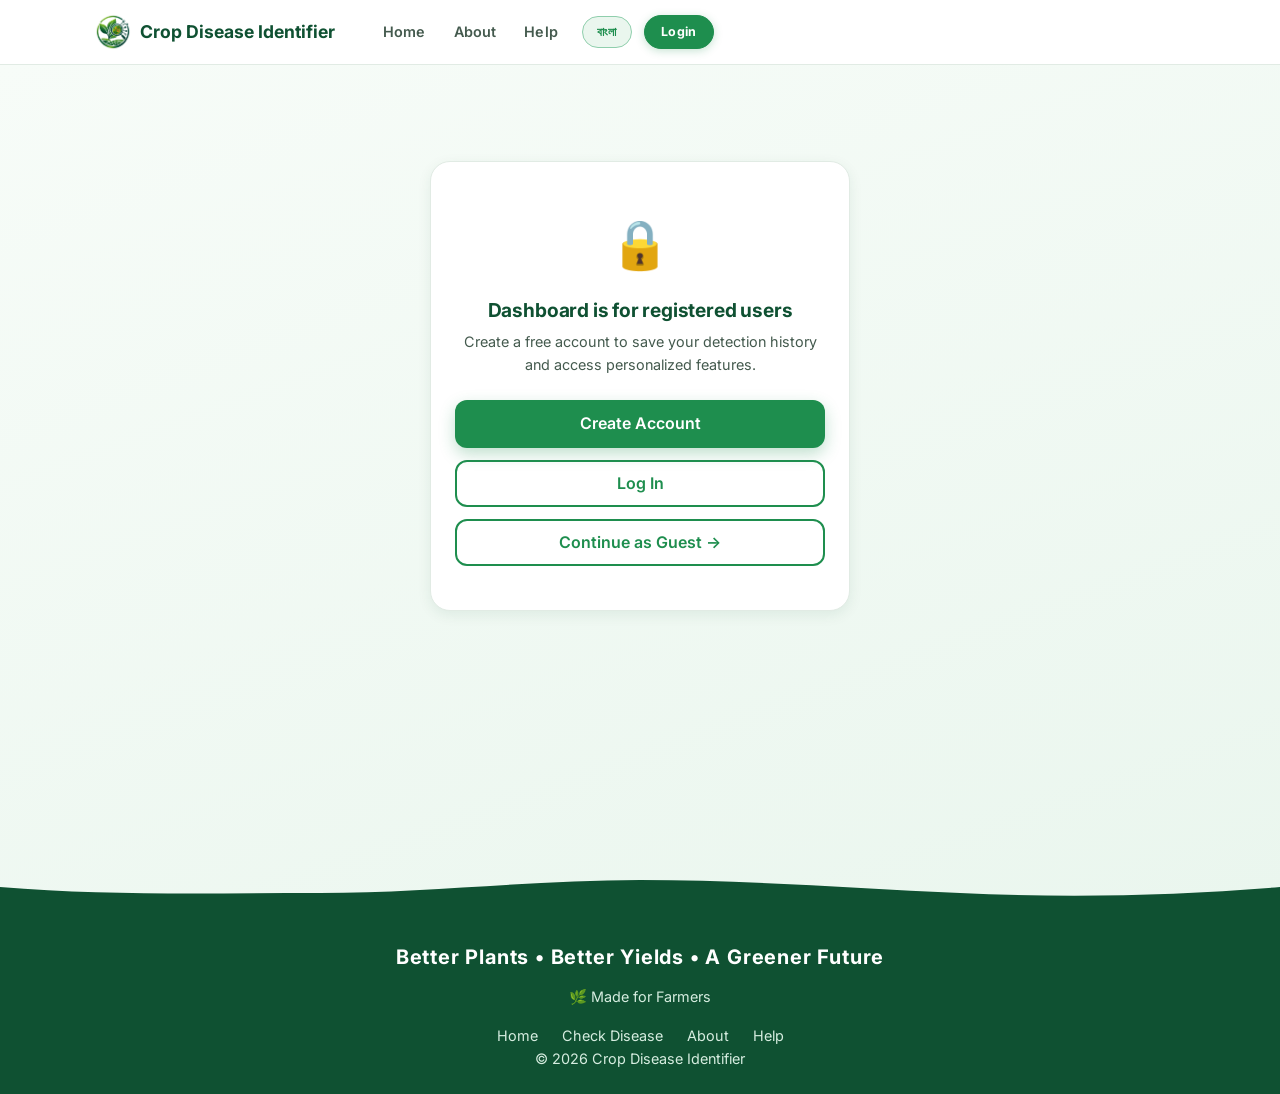
<file: dashboard.html>
<!DOCTYPE html>
<html lang="en">
<head>
  <meta charset="UTF-8">
  <meta name="viewport" content="width=device-width, initial-scale=1">
  <title>My Dashboard — Crop Disease Identifier</title>
  <meta name="description" content="View your disease detection history and manage your profile.">
  <meta name="theme-color" content="#1E8E4E">
  <link rel="icon" type="image/png" href="assets/icons/logo (2).png">
  <link rel="preconnect" href="https://fonts.googleapis.com">
  <link rel="preconnect" href="https://fonts.gstatic.com" crossorigin>
  <link rel="stylesheet" href="https://fonts.googleapis.com/css2?family=Inter:wght@400;500;600;700&family=Poppins:wght@600;700;800&display=swap">
  <link rel="stylesheet" href="css/style.css">
  <link rel="stylesheet" href="css/dashboard.css">
</head>

<body data-page="dashboard">
  <a class="skip-link" href="#main">Skip to main content</a>

  <!-- OFFLINE BANNER -->
  <div class="offline-banner" data-offline-banner role="status" hidden>
    <svg viewBox="0 0 24 24" width="18" height="18" aria-hidden="true" fill="none" stroke="currentColor" stroke-width="2" stroke-linecap="round">
      <path d="M1 1l22 22M8.5 16.5a5 5 0 0 1 7 0M5 13a10 10 0 0 1 3.5-2.3M19 13a10 10 0 0 0-4-2.5"/>
      <circle cx="12" cy="20" r="1" fill="currentColor" stroke="none"/>
    </svg>
    <span data-i18n="offline.index">You are offline.</span>
  </div>

  <!-- NAVBAR — rendered by main.js based on auth state -->
  <header class="site-header">
    <div class="container site-header__inner">
      <a class="brand" href="index.html" aria-label="Crop Disease Identifier — home">
        <span class="brand__mark" aria-hidden="true">
          <img src="assets/icons/logo (2).png" alt="" width="38" height="38" class="brand__logo-img">
        </span>
        <span class="brand__name" data-i18n="brand.name">Crop Disease Identifier</span>
      </a>
      <!-- JS fills this nav based on login state -->
      <nav class="site-nav" id="main-nav" aria-label="Primary"></nav>
      <button class="lang-toggle" type="button" id="lang-toggle" aria-label="Switch to Bangla" data-lang="en">বাংলা</button>
      <div id="nav-auth-slot"></div>
      <button class="nav-toggle" type="button" data-nav-toggle
              aria-expanded="false" aria-controls="mobile-nav" aria-label="Open menu">
        <span></span><span></span><span></span>
      </button>
    </div>
    <div class="mobile-nav" id="mobile-nav" hidden></div>
  </header>

  <main id="main">

    <!-- ── GUEST STATE (shown when not logged in) ── -->
    <div id="dash-guest" class="dash-page" hidden>
      <div class="container">
        <div class="dash-guest">
          <div class="dash-guest__icon">🔒</div>
          <h2 data-i18n="dash.guest.title">Dashboard is for registered users</h2>
          <p data-i18n="dash.guest.desc">Create a free account to save your detection history and access personalized features.</p>
          <div class="dash-guest__btns">
            <a class="btn btn--primary" href="register.html" data-i18n="dash.guest.register">Create Account</a>
            <a class="btn btn--outline" href="login.html" data-i18n="dash.guest.login">Log In</a>
            <a class="btn btn--outline" href="check.html" data-i18n="dash.guest.check">Continue as Guest →</a>
          </div>
        </div>
      </div>
    </div>

    <!-- ── LOGGED-IN STATE ── -->
    <div id="dash-content" hidden>

      <!-- Welcome header -->
      <div class="dash-header">
        <div class="container dash-header__inner">
          <div class="dash-header__text">
            <h1>
              <span data-i18n="dash.welcome">Welcome back,</span>
              <span id="dash-username"> </span>!
            </h1>
            <p id="dash-email" style="color:rgba(255,255,255,.7)"></p>
          </div>
          <div class="dash-header__avatar" aria-hidden="true" id="dash-avatar">👤</div>
        </div>
      </div>

      <div class="container dash-page">

        <!-- Stat cards -->
        <div class="dash-stats">
          <div class="dash-stat">
            <div class="dash-stat__icon">🔍</div>
            <span class="dash-stat__label" data-i18n="dash.stat.total">Total Checks</span>
            <span class="dash-stat__value" id="stat-total">0</span>
          </div>
          <div class="dash-stat">
            <div class="dash-stat__icon">🌿</div>
            <span class="dash-stat__label" data-i18n="dash.stat.recent">This Week</span>
            <span class="dash-stat__value" id="stat-week">0</span>
          </div>
          <div class="dash-stat">
            <div class="dash-stat__icon">📅</div>
            <span class="dash-stat__label" data-i18n="dash.stat.joined">Member Since</span>
            <span class="dash-stat__value" id="stat-joined" style="font-size:1rem; padding-top:.3rem">—</span>
          </div>
        </div>

        <!-- Two-column grid -->
        <div class="dash-grid">

          <!-- LEFT: Detection history -->
          <section class="dash-card" aria-labelledby="history-title">
            <div class="dash-card__head">
              <h2 class="dash-card__title" id="history-title">
                <svg viewBox="0 0 24 24" width="18" height="18" fill="none" stroke="currentColor" stroke-width="2" stroke-linecap="round" aria-hidden="true">
                  <path d="M12 20h9M16.5 3.5a2.121 2.121 0 0 1 3 3L7 19l-4 1 1-4L16.5 3.5z"/>
                </svg>
                <span data-i18n="dash.history.title">Detection History</span>
              </h2>
              <a href="check.html" class="btn btn--primary" style="font-size:.8rem;padding:.35rem .9rem" data-i18n="dash.history.new">+ New Check</a>
            </div>
            <div class="dash-card__body">

              <!-- Empty state -->
              <div class="history-empty" id="history-empty">
                <span class="history-empty__icon">🌱</span>
                <p data-i18n="dash.history.empty">No detections yet. Upload a leaf photo to get started.</p>
                <a href="check.html" class="btn btn--outline" style="margin-top:var(--sp-4);display:inline-flex" data-i18n="dash.history.start">Check Your First Leaf →</a>
              </div>

              <!-- History list (populated by JS) -->
              <ul class="history-list" id="history-list" aria-label="Detection history" hidden></ul>

            </div>
          </section>

          <!-- RIGHT: Profile + Actions -->
          <aside>

            <!-- Profile card -->
            <section class="dash-card" aria-labelledby="profile-title" style="margin-bottom:var(--sp-4)">
              <div class="dash-card__head">
                <h2 class="dash-card__title" id="profile-title">
                  <svg viewBox="0 0 24 24" width="18" height="18" fill="none" stroke="currentColor" stroke-width="2" stroke-linecap="round" aria-hidden="true">
                    <circle cx="12" cy="8" r="4"/><path d="M4 20a8 8 0 0 1 16 0"/>
                  </svg>
                  <span data-i18n="dash.profile.title">My Profile</span>
                </h2>
              </div>
              <div class="dash-card__body">
                <div class="profile-info" id="profile-info">
                  <div class="profile-row">
                    <span class="profile-row__label" data-i18n="dash.profile.name">Full Name</span>
                    <span class="profile-row__value" id="profile-name">—</span>
                  </div>
                  <div class="profile-row">
                    <span class="profile-row__label" data-i18n="dash.profile.email">Email</span>
                    <span class="profile-row__value" id="profile-email">—</span>
                  </div>
                  <div class="profile-row">
                    <span class="profile-row__label" data-i18n="dash.profile.since">Member Since</span>
                    <span class="profile-row__value" id="profile-since">—</span>
                  </div>
                </div>
              </div>
            </section>

            <!-- Quick actions -->
            <section class="dash-card" aria-labelledby="actions-title">
              <div class="dash-card__head">
                <h2 class="dash-card__title" id="actions-title">
                  <svg viewBox="0 0 24 24" width="18" height="18" fill="none" stroke="currentColor" stroke-width="2" stroke-linecap="round" aria-hidden="true">
                    <circle cx="12" cy="12" r="3"/><path d="M19.07 4.93A10 10 0 0 0 4.93 19.07M2 12h2M20 12h2M12 2v2M12 20v2"/>
                  </svg>
                  <span data-i18n="dash.actions.title">Quick Actions</span>
                </h2>
              </div>
              <div class="dash-card__body">
                <div class="dash-actions">

                  <a class="dash-action-btn" href="check.html">
                    <span class="dash-action-btn__icon">
                      <svg viewBox="0 0 24 24" width="18" height="18" fill="none" stroke="currentColor" stroke-width="2" stroke-linecap="round" aria-hidden="true">
                        <path d="M23 19a2 2 0 0 1-2 2H3a2 2 0 0 1-2-2V8a2 2 0 0 1 2-2h4l2-3h6l2 3h4a2 2 0 0 1 2 2z"/><circle cx="12" cy="13" r="4"/>
                      </svg>
                    </span>
                    <span data-i18n="dash.action.check">Check a Leaf</span>
                  </a>

                  <a class="dash-action-btn" href="about.html">
                    <span class="dash-action-btn__icon">
                      <svg viewBox="0 0 24 24" width="18" height="18" fill="none" stroke="currentColor" stroke-width="2" stroke-linecap="round" aria-hidden="true">
                        <circle cx="12" cy="12" r="10"/><path d="M12 16v-4M12 8h.01"/>
                      </svg>
                    </span>
                    <span data-i18n="dash.action.about">About &amp; Tips</span>
                  </a>

                  <a class="dash-action-btn" href="help.html">
                    <span class="dash-action-btn__icon">
                      <svg viewBox="0 0 24 24" width="18" height="18" fill="none" stroke="currentColor" stroke-width="2" stroke-linecap="round" aria-hidden="true">
                        <circle cx="12" cy="12" r="10"/><path d="M9.1 9a3 3 0 0 1 5.8 1c0 2-3 3-3 3"/><circle cx="12" cy="17" r=".5" fill="currentColor" stroke="none"/>
                      </svg>
                    </span>
                    <span data-i18n="dash.action.help">Help &amp; FAQ</span>
                  </a>

                  <!-- ⚠️ API PLACEHOLDER: wire to real logout endpoint (clear server session / revoke token) -->
                  <button class="dash-action-btn dash-action-btn--danger" type="button" id="logout-btn">
                    <span class="dash-action-btn__icon">
                      <svg viewBox="0 0 24 24" width="18" height="18" fill="none" stroke="currentColor" stroke-width="2" stroke-linecap="round" aria-hidden="true">
                        <path d="M9 21H5a2 2 0 0 1-2-2V5a2 2 0 0 1 2-2h4"/><polyline points="16 17 21 12 16 7"/><line x1="21" y1="12" x2="9" y2="12"/>
                      </svg>
                    </span>
                    <span data-i18n="dash.action.logout">Log Out</span>
                  </button>

                </div>
              </div>
            </section>

          </aside>
        </div>
      </div>
    </div>
    <!-- /dash-content -->

  </main>

  <!-- FOOTER -->
  <footer class="site-footer">
    <svg class="site-footer__wave" viewBox="0 0 1440 28" preserveAspectRatio="none" aria-hidden="true">
      <path fill="currentColor" d="M0 28h1440V14c-120 9-240 11-360 6s-240-13-360-13-240 13-360 13S120 23 0 14Z"/>
    </svg>
    <div class="container site-footer__inner">
      <p class="site-footer__slogan" data-i18n="footer.slogan">Better Plants • Better Yields • A Greener Future</p>
      <p class="site-footer__made" data-i18n="footer.made">🌿 Made for Farmers</p>
      <nav class="site-footer__links" aria-label="Footer">
        <a href="index.html" data-i18n="nav.home">Home</a>
        <a href="check.html" data-i18n="nav.check">Check Disease</a>
        <a href="about.html" data-i18n="nav.about">About</a>
        <a href="help.html" data-i18n="nav.help">Help</a>
      </nav>
      <p class="site-footer__made">© <span data-current-year>2026</span> Crop Disease Identifier</p>
    </div>
  </footer>

  <script type="module" src="js/main.js"></script>
</body>
</html>
</file>
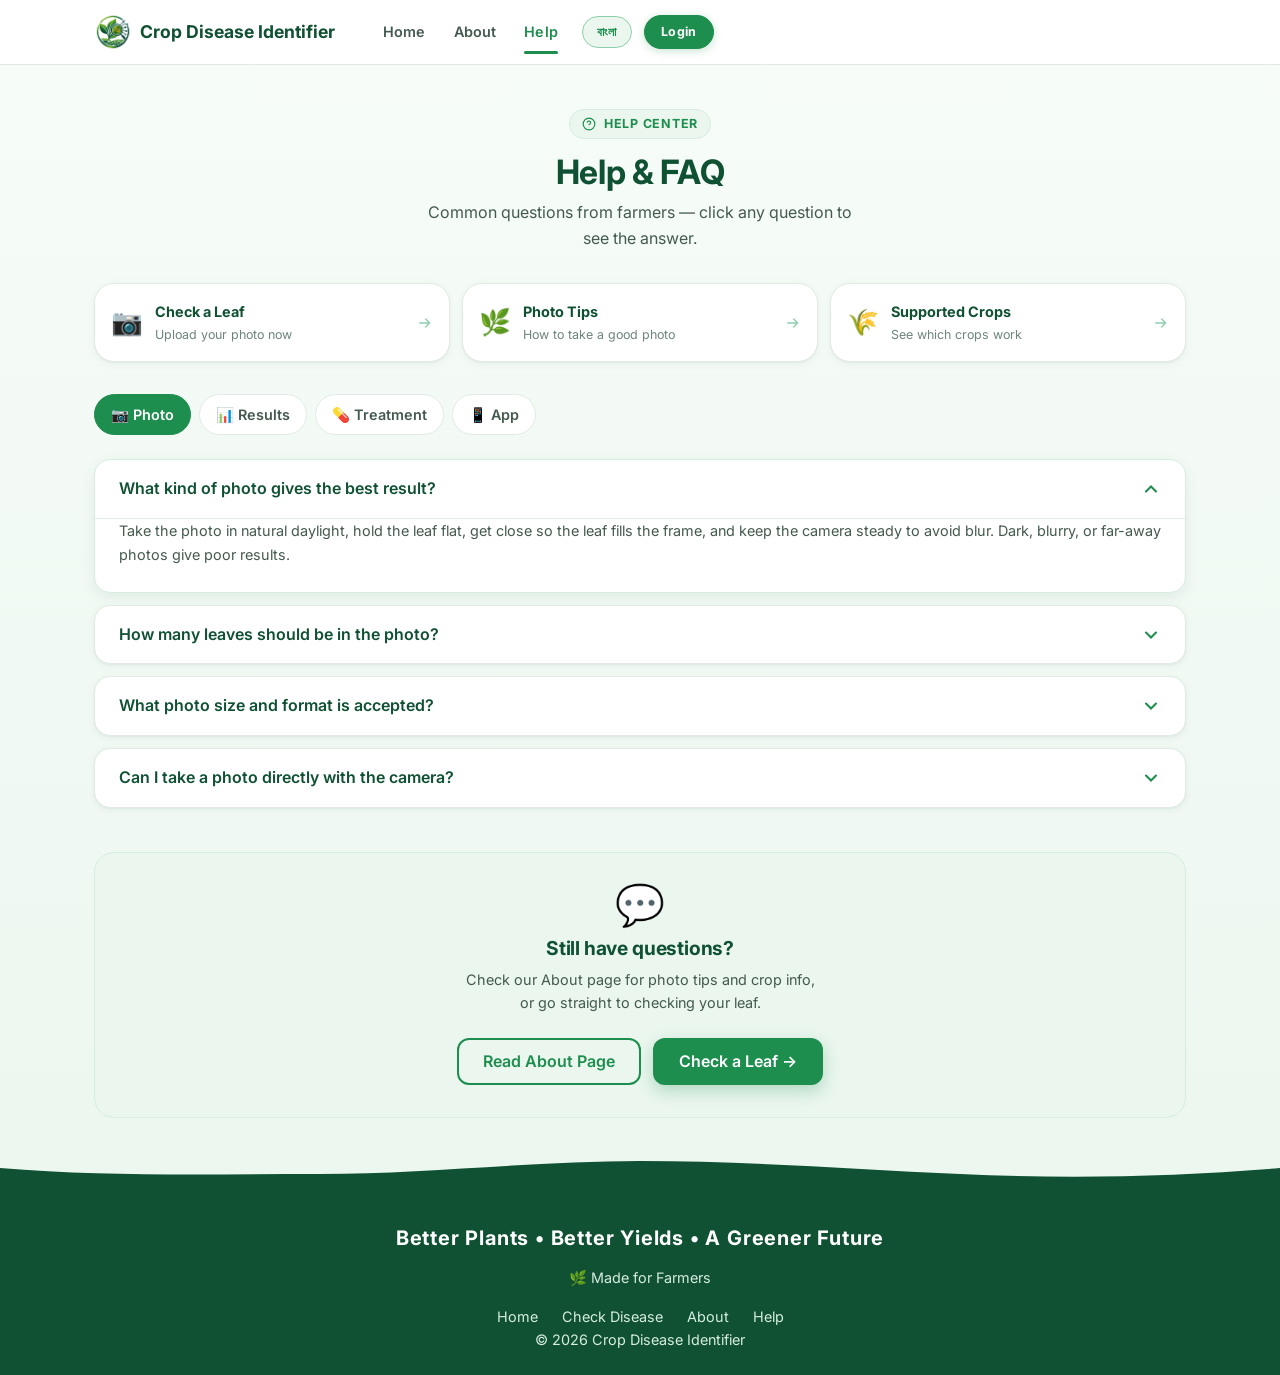
<file: help.html>
<!DOCTYPE html>
<html lang="en">
<head>
  <meta charset="UTF-8">
  <meta name="viewport" content="width=device-width, initial-scale=1">
  <title>Help &amp; FAQ — Crop Disease Identifier</title>
  <meta name="description" content="Common questions from farmers about using Crop Disease Identifier.">
  <meta name="theme-color" content="#1E8E4E">
  <link rel="icon" type="image/png" href="assets/icons/logo (2).png">
  <link rel="preconnect" href="https://fonts.googleapis.com">
  <link rel="preconnect" href="https://fonts.gstatic.com" crossorigin>
  <link rel="stylesheet" href="https://fonts.googleapis.com/css2?family=Inter:wght@400;500;600;700&family=Poppins:wght@600;700;800&display=swap">
  <link rel="stylesheet" href="css/style.css">
</head>

<body data-page="help">
  <a class="skip-link" href="#main">Skip to main content</a>

  <div class="offline-banner" data-offline-banner role="status" hidden>
    <svg viewBox="0 0 24 24" width="18" height="18" aria-hidden="true" fill="none" stroke="currentColor" stroke-width="2" stroke-linecap="round">
      <path d="M1 1l22 22M8.5 16.5a5 5 0 0 1 7 0M5 13a10 10 0 0 1 3.5-2.3M19 13a10 10 0 0 0-4-2.5"/>
      <circle cx="12" cy="20" r="1" fill="currentColor" stroke="none"/>
    </svg>
    <span data-i18n="offline.help">You are offline. You can still read this page.</span>
  </div>

  <!-- NAVBAR -->
  <header class="site-header">
    <div class="container site-header__inner">
      <a class="brand" href="index.html" aria-label="Crop Disease Identifier — home">
        <span class="brand__mark" aria-hidden="true">
          <img src="assets/icons/logo (2).png" alt="" width="38" height="38" class="brand__logo-img">
        </span>
        <span class="brand__name" data-i18n="brand.name">Crop Disease Identifier</span>
      </a>
      <nav class="site-nav" aria-label="Primary">
        <a href="index.html" data-i18n="nav.home">Home</a>
        <a href="about.html" data-i18n="nav.about">About</a>
        <a href="help.html" class="is-active" aria-current="page" data-i18n="nav.help">Help</a>
      </nav>
      <button class="lang-toggle" type="button" id="lang-toggle" aria-label="Switch to Bangla" data-lang="en">বাংলা</button>
      <a href="login.html" class="nav-login-btn" data-i18n="nav.login">Login</a>
      <button class="nav-toggle" type="button" data-nav-toggle aria-expanded="false" aria-controls="mobile-nav" aria-label="Open menu">
        <span></span><span></span><span></span>
      </button>
    </div>
    <div class="mobile-nav" id="mobile-nav" hidden>
      <a href="index.html" data-i18n="nav.home">Home</a>
      <a href="about.html" data-i18n="nav.about">About</a>
      <a href="help.html" class="is-active" data-i18n="nav.help">Help</a>
    </div>
  </header>

  <main id="main" class="help-v2">
    <div class="container">

      <!-- PAGE HEAD -->
      <div class="help-v2-head">
        <div class="help-v2-badge">
          <svg viewBox="0 0 24 24" width="14" height="14" fill="none" stroke="currentColor" stroke-width="2" stroke-linecap="round" aria-hidden="true">
            <circle cx="12" cy="12" r="10"/>
            <path d="M9.1 9a3 3 0 0 1 5.8 1c0 2-3 3-3 3"/>
            <circle cx="12" cy="17" r=".5" fill="currentColor" stroke="none"/>
          </svg>
          <span data-i18n="help.badge">Help Center</span>
        </div>
        <h1 class="help-v2-title" data-i18n="help.title">Help &amp; FAQ</h1>
        <p class="help-v2-sub" data-i18n="help.sub">Common questions from farmers — click any question to see the answer.</p>
      </div>

      <!-- QUICK LINKS -->
      <div class="help-v2-quicklinks">
        <a class="help-v2-ql" href="check.html">
          <span class="help-v2-ql-icon">📷</span>
          <span class="help-v2-ql-text">
            <strong data-i18n="help.ql1.title">Check a Leaf</strong>
            <span data-i18n="help.ql1.sub">Upload your photo now</span>
          </span>
          <svg viewBox="0 0 24 24" width="16" height="16" fill="none" stroke="currentColor" stroke-width="2" stroke-linecap="round" aria-hidden="true"><path d="M4 12h15m0 0-6-6m6 6-6 6"/></svg>
        </a>
        <a class="help-v2-ql" href="about.html">
          <span class="help-v2-ql-icon">🌿</span>
          <span class="help-v2-ql-text">
            <strong data-i18n="help.ql2.title">Photo Tips</strong>
            <span data-i18n="help.ql2.sub">How to take a good photo</span>
          </span>
          <svg viewBox="0 0 24 24" width="16" height="16" fill="none" stroke="currentColor" stroke-width="2" stroke-linecap="round" aria-hidden="true"><path d="M4 12h15m0 0-6-6m6 6-6 6"/></svg>
        </a>
        <a class="help-v2-ql" href="about.html#crops">
          <span class="help-v2-ql-icon">🌾</span>
          <span class="help-v2-ql-text">
            <strong data-i18n="help.ql3.title">Supported Crops</strong>
            <span data-i18n="help.ql3.sub">See which crops work</span>
          </span>
          <svg viewBox="0 0 24 24" width="16" height="16" fill="none" stroke="currentColor" stroke-width="2" stroke-linecap="round" aria-hidden="true"><path d="M4 12h15m0 0-6-6m6 6-6 6"/></svg>
        </a>
      </div>

      <!-- TABS -->
      <div class="help-v2-tabs" role="tablist" aria-label="FAQ categories">
        <button class="help-v2-tab is-active" role="tab" aria-selected="true"  aria-controls="faq-photo"     data-tab="photo"     data-i18n="help.tab.photo">📷 Photo</button>
        <button class="help-v2-tab"            role="tab" aria-selected="false" aria-controls="faq-result"    data-tab="result"    data-i18n="help.tab.result">📊 Results</button>
        <button class="help-v2-tab"            role="tab" aria-selected="false" aria-controls="faq-treatment" data-tab="treatment" data-i18n="help.tab.treatment">💊 Treatment</button>
        <button class="help-v2-tab"            role="tab" aria-selected="false" aria-controls="faq-app"       data-tab="app"       data-i18n="help.tab.app">📱 App</button>
      </div>

      <!-- ══ PHOTO ══ -->
      <div class="help-v2-panel is-visible" id="faq-photo" role="tabpanel">

        <div class="faq-v2-item">
          <button class="faq-v2-btn" aria-expanded="true">
            <span data-i18n="help.p.q1">What kind of photo gives the best result?</span>
            <svg class="faq-v2-chevron" viewBox="0 0 24 24" width="20" height="20" fill="none" stroke="currentColor" stroke-width="2.5" stroke-linecap="round" aria-hidden="true"><path d="m6 9 6 6 6-6"/></svg>
          </button>
          <div class="faq-v2-body" style="display:block">
            <p data-i18n="help.p.a1">Take the photo in natural daylight, hold the leaf flat, get close so the leaf fills the frame, and keep the camera steady to avoid blur. Dark, blurry, or far-away photos give poor results.</p>
          </div>
        </div>

        <div class="faq-v2-item">
          <button class="faq-v2-btn" aria-expanded="false">
            <span data-i18n="help.p.q2">How many leaves should be in the photo?</span>
            <svg class="faq-v2-chevron" viewBox="0 0 24 24" width="20" height="20" fill="none" stroke="currentColor" stroke-width="2.5" stroke-linecap="round" aria-hidden="true"><path d="m6 9 6 6 6-6"/></svg>
          </button>
          <div class="faq-v2-body">
            <p data-i18n="help.p.a2">Take one clear photo of a single leaf that clearly shows the disease symptoms. One focused leaf photo is better than multiple leaves in the frame.</p>
          </div>
        </div>

        <div class="faq-v2-item">
          <button class="faq-v2-btn" aria-expanded="false">
            <span data-i18n="help.p.q3">What photo size and format is accepted?</span>
            <svg class="faq-v2-chevron" viewBox="0 0 24 24" width="20" height="20" fill="none" stroke="currentColor" stroke-width="2.5" stroke-linecap="round" aria-hidden="true"><path d="m6 9 6 6 6-6"/></svg>
          </button>
          <div class="faq-v2-body">
            <p data-i18n="help.p.a3">JPG or PNG format, maximum 5 MB. Photos taken on your phone camera are automatically compressed to save your data.</p>
          </div>
        </div>

        <div class="faq-v2-item">
          <button class="faq-v2-btn" aria-expanded="false">
            <span data-i18n="help.p.q4">Can I take a photo directly with the camera?</span>
            <svg class="faq-v2-chevron" viewBox="0 0 24 24" width="20" height="20" fill="none" stroke="currentColor" stroke-width="2.5" stroke-linecap="round" aria-hidden="true"><path d="m6 9 6 6 6-6"/></svg>
          </button>
          <div class="faq-v2-body">
            <p data-i18n="help.p.a4">Yes. Tap the "Open Camera" button and your phone's rear camera will open immediately so you can take a fresh photo without leaving the app.</p>
          </div>
        </div>

      </div>

      <!-- ══ RESULTS ══ -->
      <div class="help-v2-panel" id="faq-result" role="tabpanel" hidden>

        <div class="faq-v2-item">
          <button class="faq-v2-btn" aria-expanded="false">
            <span data-i18n="help.r.q1">What does the confidence score mean?</span>
            <svg class="faq-v2-chevron" viewBox="0 0 24 24" width="20" height="20" fill="none" stroke="currentColor" stroke-width="2.5" stroke-linecap="round" aria-hidden="true"><path d="m6 9 6 6 6-6"/></svg>
          </button>
          <div class="faq-v2-body">
            <p data-i18n="help.r.a1">It shows how certain the app is about the diagnosis. Above 80% is highly reliable. Below 60% means try again with a clearer, closer photo.</p>
          </div>
        </div>

        <!-- ⚠️ DISCLAIMER — most important FAQ -->
        <div class="faq-v2-item faq-v2-item--warning">
          <button class="faq-v2-btn" aria-expanded="false">
            <span data-i18n="help.r.q2">Is the result 100% correct?</span>
            <svg class="faq-v2-chevron" viewBox="0 0 24 24" width="20" height="20" fill="none" stroke="currentColor" stroke-width="2.5" stroke-linecap="round" aria-hidden="true"><path d="m6 9 6 6 6-6"/></svg>
          </button>
          <div class="faq-v2-body">
            <div class="faq-disclaimer">
              <svg viewBox="0 0 24 24" width="20" height="20" fill="none" stroke="currentColor" stroke-width="2" stroke-linecap="round" aria-hidden="true">
                <path d="M10.3 3.9 2.6 17.5A2 2 0 0 0 4.3 20.5h15.4a2 2 0 0 0 1.7-3L13.7 3.9a2 2 0 0 0-3.4 0Z"/>
                <path d="M12 9v4m0 3h.01"/>
              </svg>
              <p data-i18n="help.r.a2">⚠️ No. This is an AI estimate, not a guaranteed diagnosis. If the disease seems serious or you are unsure, please consult a local agricultural officer or crop expert before taking major action.</p>
            </div>
          </div>
        </div>

        <div class="faq-v2-item">
          <button class="faq-v2-btn" aria-expanded="false">
            <span data-i18n="help.r.q3">What to do if it shows "Low confidence"?</span>
            <svg class="faq-v2-chevron" viewBox="0 0 24 24" width="20" height="20" fill="none" stroke="currentColor" stroke-width="2.5" stroke-linecap="round" aria-hidden="true"><path d="m6 9 6 6 6-6"/></svg>
          </button>
          <div class="faq-v2-body">
            <p data-i18n="help.r.a3">Take a new photo in better light, from closer, and make sure you have selected the correct crop from the dropdown.</p>
          </div>
        </div>

        <div class="faq-v2-item">
          <button class="faq-v2-btn" aria-expanded="false">
            <span data-i18n="help.r.q4">Can I save or share my result?</span>
            <svg class="faq-v2-chevron" viewBox="0 0 24 24" width="20" height="20" fill="none" stroke="currentColor" stroke-width="2.5" stroke-linecap="round" aria-hidden="true"><path d="m6 9 6 6 6-6"/></svg>
          </button>
          <div class="faq-v2-body">
            <p data-i18n="help.r.a4">Yes, take a screenshot of the result page to save or share it with others.</p>
          </div>
        </div>

      </div>

      <!-- ══ TREATMENT ══ -->
      <div class="help-v2-panel" id="faq-treatment" role="tabpanel" hidden>

        <div class="faq-v2-item">
          <button class="faq-v2-btn" aria-expanded="false">
            <span data-i18n="help.t.q1">What is the difference between natural and chemical treatment?</span>
            <svg class="faq-v2-chevron" viewBox="0 0 24 24" width="20" height="20" fill="none" stroke="currentColor" stroke-width="2.5" stroke-linecap="round" aria-hidden="true"><path d="m6 9 6 6 6-6"/></svg>
          </button>
          <div class="faq-v2-body">
            <p data-i18n="help.t.a1">Natural methods (e.g. neem oil) are safe for the environment and suitable for mild infections. Chemical methods (fungicides) work faster for severe cases but must be used carefully following dosage instructions.</p>
          </div>
        </div>

        <div class="faq-v2-item">
          <button class="faq-v2-btn" aria-expanded="false">
            <span data-i18n="help.t.q2">What precautions should I take when using chemicals?</span>
            <svg class="faq-v2-chevron" viewBox="0 0 24 24" width="20" height="20" fill="none" stroke="currentColor" stroke-width="2.5" stroke-linecap="round" aria-hidden="true"><path d="m6 9 6 6 6-6"/></svg>
          </button>
          <div class="faq-v2-body">
            <p data-i18n="help.t.a2">Always follow the dosage on the packet label. Wear gloves and a mask while spraying. Do not spray a few days before harvesting (check the pre-harvest interval on the label).</p>
          </div>
        </div>

        <div class="faq-v2-item">
          <button class="faq-v2-btn" aria-expanded="false">
            <span data-i18n="help.t.q3">When is the best time to spray?</span>
            <svg class="faq-v2-chevron" viewBox="0 0 24 24" width="20" height="20" fill="none" stroke="currentColor" stroke-width="2.5" stroke-linecap="round" aria-hidden="true"><path d="m6 9 6 6 6-6"/></svg>
          </button>
          <div class="faq-v2-body">
            <p data-i18n="help.t.a3">Spray at the very beginning of the infection for best results. Morning or late afternoon is the best time — avoid spraying in strong midday sun.</p>
          </div>
        </div>

      </div>

      <!-- ══ APP ══ -->
      <div class="help-v2-panel" id="faq-app" role="tabpanel" hidden>

        <div class="faq-v2-item">
          <button class="faq-v2-btn" aria-expanded="false">
            <span data-i18n="help.a.q1">Will the app work without internet?</span>
            <svg class="faq-v2-chevron" viewBox="0 0 24 24" width="20" height="20" fill="none" stroke="currentColor" stroke-width="2.5" stroke-linecap="round" aria-hidden="true"><path d="m6 9 6 6 6-6"/></svg>
          </button>
          <div class="faq-v2-body">
            <p data-i18n="help.a.a1">The app works with a weak internet connection. But without any connection at all, the photo cannot be checked because it needs to reach the server. You can still browse other pages.</p>
          </div>
        </div>

        <div class="faq-v2-item">
          <button class="faq-v2-btn" aria-expanded="false">
            <span data-i18n="help.a.q2">Will it work on a cheap phone?</span>
            <svg class="faq-v2-chevron" viewBox="0 0 24 24" width="20" height="20" fill="none" stroke="currentColor" stroke-width="2.5" stroke-linecap="round" aria-hidden="true"><path d="m6 9 6 6 6-6"/></svg>
          </button>
          <div class="faq-v2-body">
            <p data-i18n="help.a.a2">Yes, the app is built to be lightweight and fast even on low-end Android phones.</p>
          </div>
        </div>

        <div class="faq-v2-item">
          <button class="faq-v2-btn" aria-expanded="false">
            <span data-i18n="help.a.q3">Which crops can be identified?</span>
            <svg class="faq-v2-chevron" viewBox="0 0 24 24" width="20" height="20" fill="none" stroke="currentColor" stroke-width="2.5" stroke-linecap="round" aria-hidden="true"><path d="m6 9 6 6 6-6"/></svg>
          </button>
          <div class="faq-v2-body">
            <p data-i18n="help.a.a3">Currently: Tomato, Potato, Rice, Chili, Maize and more. New crops will be added over time.</p>
          </div>
        </div>

        <div class="faq-v2-item">
          <button class="faq-v2-btn" aria-expanded="false">
            <span data-i18n="help.a.q4">Is my photo stored or shared?</span>
            <svg class="faq-v2-chevron" viewBox="0 0 24 24" width="20" height="20" fill="none" stroke="currentColor" stroke-width="2.5" stroke-linecap="round" aria-hidden="true"><path d="m6 9 6 6 6-6"/></svg>
          </button>
          <div class="faq-v2-body">
            <p data-i18n="help.a.a4">Your photo is used only for disease checking and is not stored permanently or shared with third parties.</p>
          </div>
        </div>

      </div>

      <!-- CONTACT -->
      <div class="help-v2-contact">
        <div class="help-v2-contact-icon">💬</div>
        <h2 data-i18n="help.contact.title">Still have questions?</h2>
        <p data-i18n="help.contact.desc">Check our About page for photo tips and crop info, or go straight to checking your leaf.</p>
        <div class="help-v2-contact-btns">
          <a class="btn btn--outline" href="about.html" data-i18n="help.contact.btn1">Read About Page</a>
          <a class="btn btn--primary"  href="check.html" data-i18n="help.contact.btn2">Check a Leaf →</a>
        </div>
      </div>

    </div>
  </main>

  <footer class="site-footer">
    <svg class="site-footer__wave" viewBox="0 0 1440 28" preserveAspectRatio="none" aria-hidden="true">
      <path fill="currentColor" d="M0 28h1440V14c-120 9-240 11-360 6s-240-13-360-13-240 13-360 13S120 23 0 14Z"/>
    </svg>
    <div class="container site-footer__inner">
      <p class="site-footer__slogan" data-i18n="footer.slogan">Better Plants • Better Yields • A Greener Future</p>
      <p class="site-footer__made" data-i18n="footer.made">🌿 Made for Farmers</p>
      <nav class="site-footer__links" aria-label="Footer">
        <a href="index.html" data-i18n="nav.home">Home</a>
        <a href="check.html" data-i18n="nav.check">Check Disease</a>
        <a href="about.html" data-i18n="nav.about">About</a>
        <a href="help.html"  data-i18n="nav.help">Help</a>
      </nav>
      <p class="site-footer__made">© <span data-current-year>2026</span> Crop Disease Identifier</p>
    </div>
  </footer>

  <script type="module" src="js/main.js"></script>
</body>
</html>
</file>
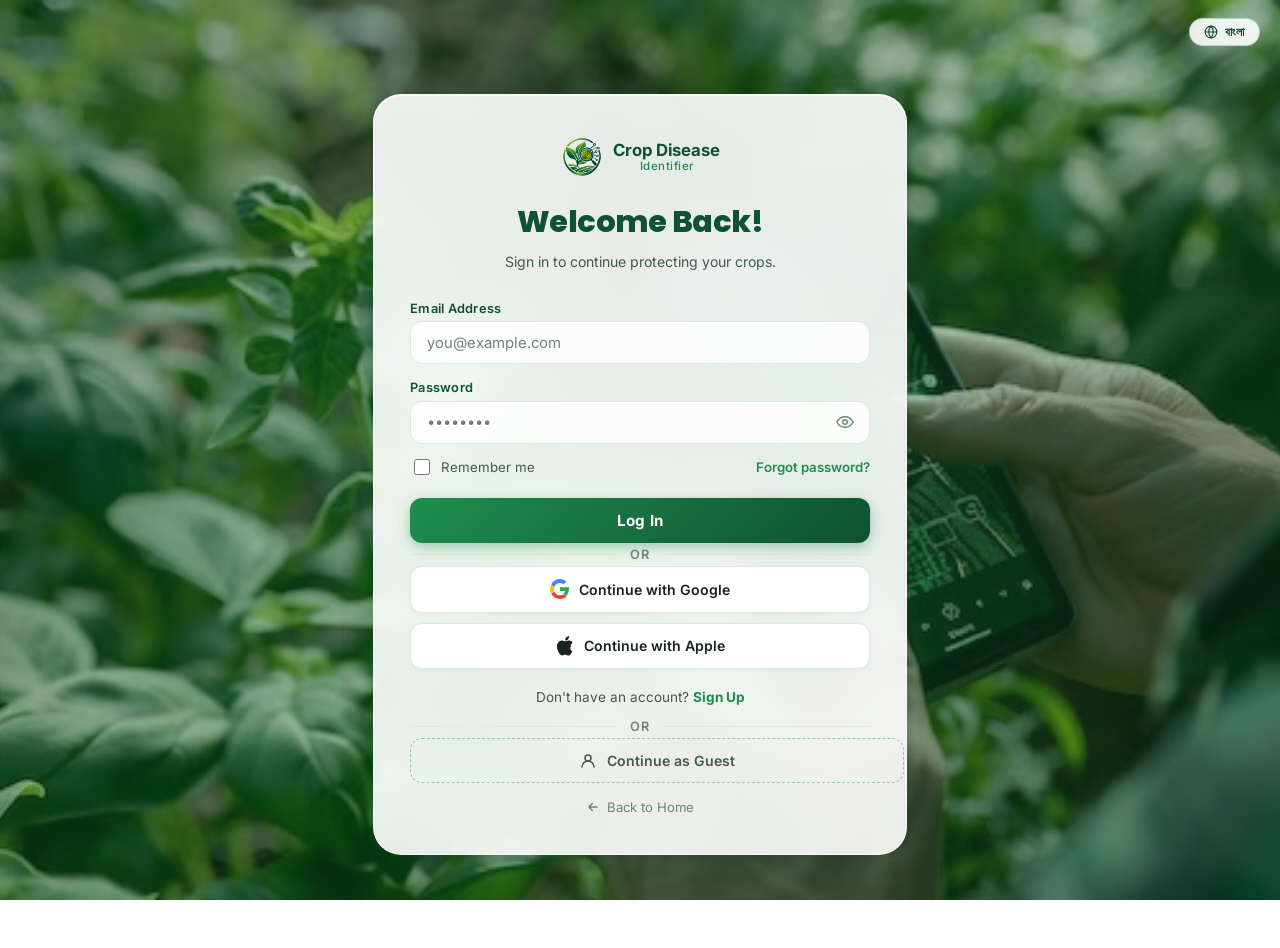
<file: login.html>
<!DOCTYPE html>
<html lang="en">
<head>
  <meta charset="UTF-8">
  <meta name="viewport" content="width=device-width, initial-scale=1">
  <title>Login — Crop Disease Identifier</title>
  <meta name="description" content="Sign in to Crop Disease Identifier to protect your crops with AI-powered disease detection.">
  <meta name="theme-color" content="#1E8E4E">
  <link rel="icon" type="image/png" href="assets/icons/logo (2).png">
  <link rel="preconnect" href="https://fonts.googleapis.com">
  <link rel="preconnect" href="https://fonts.gstatic.com" crossorigin>
  <link rel="stylesheet" href="https://fonts.googleapis.com/css2?family=Inter:wght@400;500;600;700&family=Poppins:wght@600;700;800&display=swap">
  <link rel="stylesheet" href="css/auth.css">
</head>

<body class="auth-page" data-page="login">

  <!-- ── Farmland background ── -->
  <div class="auth-bg" aria-hidden="true"></div>

  <!-- ── Language Toggle ── -->
  <div class="auth-lang">
    <button class="auth-lang-btn" id="lang-toggle" type="button" aria-label="Switch language">
      <svg width="14" height="14" viewBox="0 0 24 24" fill="none" stroke="currentColor" stroke-width="2" stroke-linecap="round" aria-hidden="true">
        <circle cx="12" cy="12" r="10"/><path d="M2 12h20M12 2a15.3 15.3 0 0 1 4 10 15.3 15.3 0 0 1-4 10 15.3 15.3 0 0 1-4-10 15.3 15.3 0 0 1 4-10z"/>
      </svg>
      <span id="lang-label" data-i18n="auth.lang.bn">বাংলা</span>
    </button>
  </div>

  <!-- ── Login Card ── -->
  <main class="auth-card" role="main" aria-label="Login form">

    <!-- Global error alert -->
    <div class="auth-alert auth-alert--error" id="global-alert" role="alert">
      <svg width="16" height="16" viewBox="0 0 24 24" fill="none" stroke="currentColor" stroke-width="2" stroke-linecap="round" aria-hidden="true">
        <circle cx="12" cy="12" r="10"/><path d="M12 8v4m0 4h.01"/>
      </svg>
      <span id="global-alert-text"></span>
    </div>

    <!-- Logo -->
    <div class="auth-header">
      <a href="index.html" class="auth-logo" aria-label="Crop Disease Identifier — go to home">
        <img src="assets/icons/logo (2).png" alt="Logo" class="auth-logo__img">
        <div class="auth-logo__name">
          Crop Disease
          <span data-i18n="auth.brand.sub">Identifier</span>
        </div>
      </a>
      <h1 class="auth-heading" data-i18n="auth.login.heading">Welcome Back!</h1>
      <p class="auth-subheading" data-i18n="auth.login.sub">Sign in to continue protecting your crops.</p>
    </div>

    <!-- Login Form -->
    <form class="auth-form" id="login-form" novalidate autocomplete="on">

      <!-- Email -->
      <div class="field-group">
        <label class="field-label" for="login-email" data-i18n="auth.email.label">Email Address</label>
        <div class="field-wrap">
          <input
            class="auth-input"
            type="email"
            id="login-email"
            name="email"
            autocomplete="email"
            inputmode="email"
            placeholder="you@example.com"
            aria-required="true"
            data-i18n-placeholder="auth.email.placeholder">
        </div>
        <span class="field-error" id="email-error" role="alert">
          <svg width="13" height="13" viewBox="0 0 24 24" fill="none" stroke="currentColor" stroke-width="2.5" aria-hidden="true"><circle cx="12" cy="12" r="10"/><path d="M12 8v4m0 4h.01"/></svg>
          <span data-i18n="auth.email.error">Please enter a valid email address.</span>
        </span>
      </div>

      <!-- Password -->
      <div class="field-group">
        <label class="field-label" for="login-password" data-i18n="auth.password.label">Password</label>
        <div class="field-wrap field-wrap--password">
          <input
            class="auth-input"
            type="password"
            id="login-password"
            name="password"
            autocomplete="current-password"
            placeholder="••••••••"
            aria-required="true"
            data-i18n-placeholder="auth.password.placeholder">
          <button class="pw-toggle" type="button" aria-label="Show password" data-target="login-password">
            <!-- Eye open -->
            <svg class="eye-open" width="18" height="18" viewBox="0 0 24 24" fill="none" stroke="currentColor" stroke-width="2" stroke-linecap="round">
              <path d="M1 12s4-7 11-7 11 7 11 7-4 7-11 7-11-7-11-7Z"/>
              <circle cx="12" cy="12" r="3"/>
            </svg>
            <!-- Eye closed (shown when password visible) -->
            <svg class="eye-closed" width="18" height="18" viewBox="0 0 24 24" fill="none" stroke="currentColor" stroke-width="2" stroke-linecap="round" style="display:none">
              <path d="M17.9 17.9A10.9 10.9 0 0 1 12 19c-7 0-11-7-11-7a18.5 18.5 0 0 1 5.1-5.9M9.9 4.2A9.8 9.8 0 0 1 12 4c7 0 11 7 11 7a18.5 18.5 0 0 1-2.2 3M1 1l22 22"/>
            </svg>
          </button>
        </div>
        <span class="field-error" id="password-error" role="alert">
          <svg width="13" height="13" viewBox="0 0 24 24" fill="none" stroke="currentColor" stroke-width="2.5" aria-hidden="true"><circle cx="12" cy="12" r="10"/><path d="M12 8v4m0 4h.01"/></svg>
          <span data-i18n="auth.password.error">Password must be at least 6 characters.</span>
        </span>
      </div>

      <!-- Remember me + Forgot -->
      <div class="auth-row">
        <label class="auth-checkbox">
          <input type="checkbox" id="remember-me" name="remember">
          <span data-i18n="auth.remember">Remember me</span>
        </label>
        <a href="#" class="auth-forgot" id="forgot-link" data-i18n="auth.forgot">Forgot password?</a>
      </div>

      <!-- Submit -->
      <button class="btn-auth" type="submit" id="login-btn">
        <span class="spinner" aria-hidden="true"></span>
        <span class="btn-label" data-i18n="auth.login.btn">Log In</span>
      </button>

    </form>

    <!-- OR divider -->
    <div class="auth-divider" data-i18n="auth.or">or</div>

    <!-- Social buttons -->
    <!-- ⚠️ API PLACEHOLDER: Replace onclick with real Google OAuth flow -->
    <button class="btn-social" type="button" id="google-btn" onclick="handleGoogleAuth()">
      <svg width="20" height="20" viewBox="0 0 48 48" aria-hidden="true">
        <path fill="#4285F4" d="M24 9.5c3.6 0 6.5 1.3 8.7 3.4l6.4-6.4C35.2 2.6 29.9 0 24 0 14.7 0 6.8 5.4 2.9 13.3l7.5 5.8C12.2 13.3 17.6 9.5 24 9.5z"/>
        <path fill="#34A853" d="M46.1 24.5c0-1.6-.1-3.1-.4-4.5H24v8.5h12.4c-.5 2.8-2.1 5.1-4.5 6.7l7 5.4c4.1-3.8 6.5-9.3 6.5-16.1z"/>
        <path fill="#FBBC05" d="M10.4 28.6A14.5 14.5 0 0 1 9.5 24c0-1.6.3-3.2.9-4.6L2.9 13.6A24 24 0 0 0 0 24c0 3.8.9 7.4 2.9 10.4l7.5-5.8z"/>
        <path fill="#EA4335" d="M24 48c6.5 0 11.9-2.1 15.9-5.8l-7-5.4c-2.1 1.4-4.8 2.3-8.9 2.3-6.4 0-11.8-3.8-13.6-9.4l-7.5 5.8C6.8 42.6 14.7 48 24 48z"/>
      </svg>
      <span data-i18n="auth.google">Continue with Google</span>
    </button>

    <!-- ⚠️ API PLACEHOLDER: Replace onclick with real Apple OAuth flow -->
    <button class="btn-social" type="button" id="apple-btn" onclick="handleAppleAuth()" style="margin-top:.6rem">
      <svg width="20" height="20" viewBox="0 0 24 24" fill="currentColor" aria-hidden="true">
        <path d="M18.7 12.4c0-3 2.5-4.5 2.6-4.6-1.4-2-3.6-2.3-4.4-2.4-1.9-.2-3.6 1.1-4.6 1.1-.9 0-2.4-1.1-4-1-2 0-3.9 1.2-4.9 3-2.1 3.6-.5 9 1.5 11.9 1 1.4 2.1 3 3.6 3 1.5-.1 2-.9 3.8-.9s2.3.9 3.8.9c1.5 0 2.5-1.4 3.5-2.8.5-.8.9-1.5 1.3-2.4-3.3-1.3-3.2-5.8-.2-6.8zm-3-8.6c.8-1 1.4-2.3 1.2-3.7-1.2.1-2.6.8-3.4 1.8-.7.9-1.4 2.2-1.2 3.6 1.3.1 2.6-.6 3.4-1.7z"/>
      </svg>
      <span data-i18n="auth.apple">Continue with Apple</span>
    </button>

    <!-- Sign up link -->
    <p class="auth-footer-text" style="margin-top:1.25rem">
      <span data-i18n="auth.no.account">Don't have an account?</span>
      <a href="register.html" data-i18n="auth.signup.link"> Sign Up</a>
    </p>

    <!-- Continue as Guest -->
    <div class="auth-divider" data-i18n="auth.or">or</div>
    <a href="check.html" class="btn-guest" id="guest-btn">
      <svg width="18" height="18" viewBox="0 0 24 24" fill="none" stroke="currentColor" stroke-width="2" stroke-linecap="round" aria-hidden="true">
        <circle cx="12" cy="8" r="4"/><path d="M4 20a8 8 0 0 1 16 0"/>
      </svg>
      <span data-i18n="auth.guest.btn">Continue as Guest</span>
    </a>

    <!-- Back to Home -->
    <a href="index.html" class="auth-back">
      <svg width="14" height="14" viewBox="0 0 24 24" fill="none" stroke="currentColor" stroke-width="2.5" stroke-linecap="round" aria-hidden="true">
        <path d="M19 12H5m0 0 6-6m-6 6 6 6"/>
      </svg>
      <span data-i18n="auth.back.home">Back to Home</span>
    </a>

  </main>

  <script type="module" src="js/auth.js"></script>
</body>
</html>
</file>
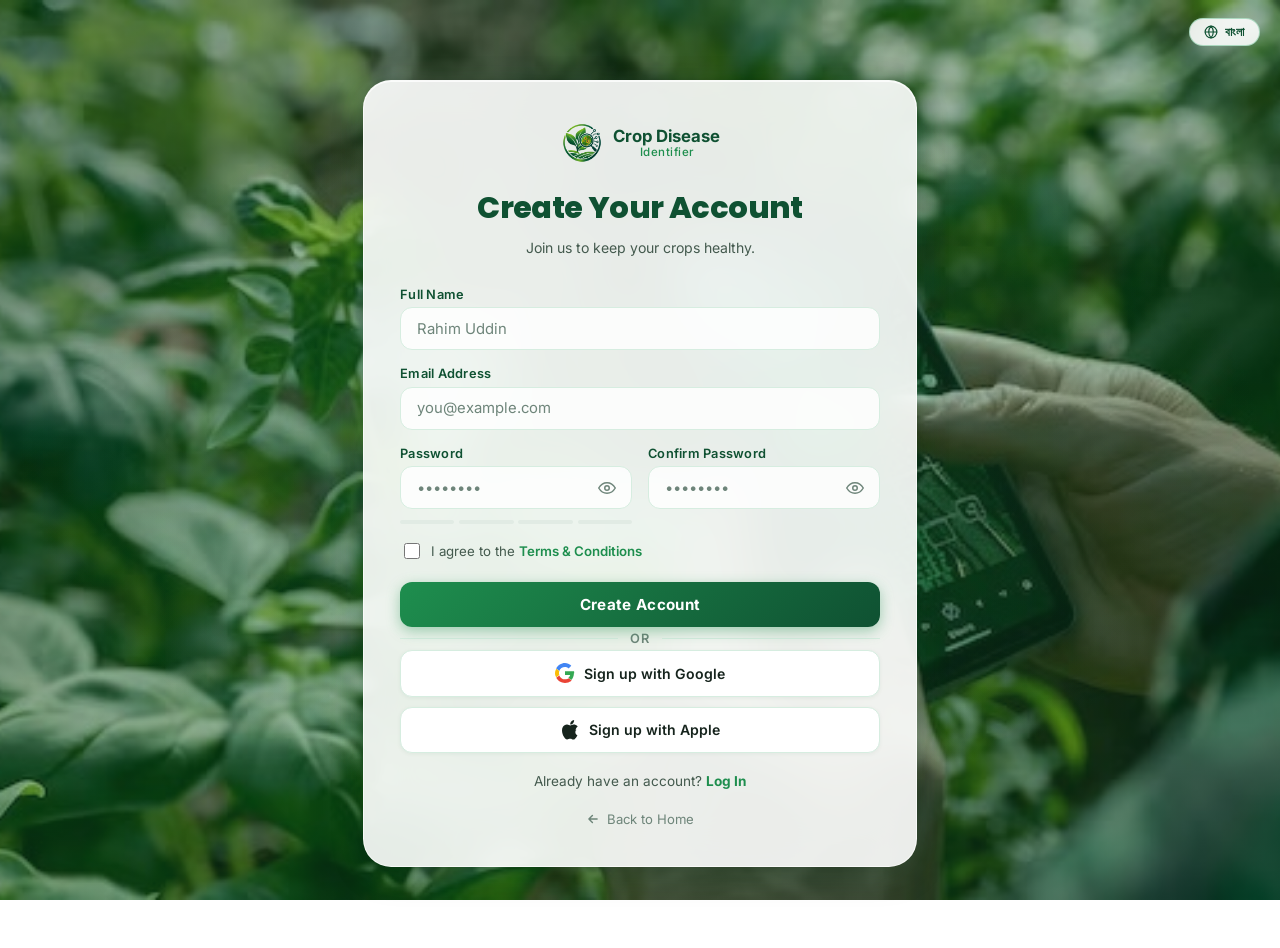
<file: register.html>
<!DOCTYPE html>
<html lang="en">
<head>
  <meta charset="UTF-8">
  <meta name="viewport" content="width=device-width, initial-scale=1">
  <title>Register — Crop Disease Identifier</title>
  <meta name="description" content="Create your Crop Disease Identifier account to start protecting your crops with AI.">
  <meta name="theme-color" content="#1E8E4E">
  <link rel="icon" type="image/png" href="assets/icons/logo (2).png">
  <link rel="preconnect" href="https://fonts.googleapis.com">
  <link rel="preconnect" href="https://fonts.gstatic.com" crossorigin>
  <link rel="stylesheet" href="https://fonts.googleapis.com/css2?family=Inter:wght@400;500;600;700&family=Poppins:wght@600;700;800&display=swap">
  <link rel="stylesheet" href="css/auth.css">
</head>

<body class="auth-page" data-page="register">

  <!-- ── Farmland background ── -->
  <div class="auth-bg" aria-hidden="true"></div>

  <!-- ── Language Toggle ── -->
  <div class="auth-lang">
    <button class="auth-lang-btn" id="lang-toggle" type="button" aria-label="Switch language">
      <svg width="14" height="14" viewBox="0 0 24 24" fill="none" stroke="currentColor" stroke-width="2" stroke-linecap="round" aria-hidden="true">
        <circle cx="12" cy="12" r="10"/><path d="M2 12h20M12 2a15.3 15.3 0 0 1 4 10 15.3 15.3 0 0 1-4 10 15.3 15.3 0 0 1-4-10 15.3 15.3 0 0 1 4-10z"/>
      </svg>
      <span id="lang-label" data-i18n="auth.lang.bn">বাংলা</span>
    </button>
  </div>

  <!-- ── Register Card ── -->
  <main class="auth-card auth-card--register" role="main" aria-label="Registration form">

    <!-- Global alert -->
    <div class="auth-alert auth-alert--error" id="global-alert" role="alert">
      <svg width="16" height="16" viewBox="0 0 24 24" fill="none" stroke="currentColor" stroke-width="2" stroke-linecap="round" aria-hidden="true">
        <circle cx="12" cy="12" r="10"/><path d="M12 8v4m0 4h.01"/>
      </svg>
      <span id="global-alert-text"></span>
    </div>

    <!-- Logo + Heading -->
    <div class="auth-header">
      <a href="index.html" class="auth-logo" aria-label="Crop Disease Identifier — go to home">
        <img src="assets/icons/logo (2).png" alt="Logo" class="auth-logo__img">
        <div class="auth-logo__name">
          Crop Disease
          <span data-i18n="auth.brand.sub">Identifier</span>
        </div>
      </a>
      <h1 class="auth-heading" data-i18n="auth.register.heading">Create Your Account</h1>
      <p class="auth-subheading" data-i18n="auth.register.sub">Join us to keep your crops healthy.</p>
    </div>

    <!-- Register Form -->
    <form class="auth-form" id="register-form" novalidate autocomplete="on">

      <!-- Full Name -->
      <div class="field-group">
        <label class="field-label" for="reg-name" data-i18n="auth.name.label">Full Name</label>
        <div class="field-wrap">
          <input
            class="auth-input"
            type="text"
            id="reg-name"
            name="full_name"
            autocomplete="name"
            placeholder="Rahim Uddin"
            aria-required="true"
            data-i18n-placeholder="auth.name.placeholder">
        </div>
        <span class="field-error" id="name-error" role="alert">
          <svg width="13" height="13" viewBox="0 0 24 24" fill="none" stroke="currentColor" stroke-width="2.5" aria-hidden="true"><circle cx="12" cy="12" r="10"/><path d="M12 8v4m0 4h.01"/></svg>
          <span data-i18n="auth.name.error">Please enter your full name.</span>
        </span>
      </div>

      <!-- Email -->
      <div class="field-group">
        <label class="field-label" for="reg-email" data-i18n="auth.email.label">Email Address</label>
        <div class="field-wrap">
          <input
            class="auth-input"
            type="email"
            id="reg-email"
            name="email"
            autocomplete="email"
            inputmode="email"
            placeholder="you@example.com"
            aria-required="true"
            data-i18n-placeholder="auth.email.placeholder">
        </div>
        <span class="field-error" id="email-error" role="alert">
          <svg width="13" height="13" viewBox="0 0 24 24" fill="none" stroke="currentColor" stroke-width="2.5" aria-hidden="true"><circle cx="12" cy="12" r="10"/><path d="M12 8v4m0 4h.01"/></svg>
          <span data-i18n="auth.email.error">Please enter a valid email address.</span>
        </span>
      </div>

      <!-- Password + Confirm row -->
      <div class="field-row-2">

        <!-- Password -->
        <div class="field-group">
          <label class="field-label" for="reg-password" data-i18n="auth.password.label">Password</label>
          <div class="field-wrap field-wrap--password">
            <input
              class="auth-input"
              type="password"
              id="reg-password"
              name="password"
              autocomplete="new-password"
              placeholder="••••••••"
              aria-required="true"
              data-i18n-placeholder="auth.password.placeholder">
            <button class="pw-toggle" type="button" aria-label="Show password" data-target="reg-password">
              <svg class="eye-open" width="18" height="18" viewBox="0 0 24 24" fill="none" stroke="currentColor" stroke-width="2" stroke-linecap="round">
                <path d="M1 12s4-7 11-7 11 7 11 7-4 7-11 7-11-7-11-7Z"/>
                <circle cx="12" cy="12" r="3"/>
              </svg>
              <svg class="eye-closed" width="18" height="18" viewBox="0 0 24 24" fill="none" stroke="currentColor" stroke-width="2" stroke-linecap="round" style="display:none">
                <path d="M17.9 17.9A10.9 10.9 0 0 1 12 19c-7 0-11-7-11-7a18.5 18.5 0 0 1 5.1-5.9M9.9 4.2A9.8 9.8 0 0 1 12 4c7 0 11 7 11 7a18.5 18.5 0 0 1-2.2 3M1 1l22 22"/>
              </svg>
            </button>
          </div>
          <!-- Strength bar -->
          <div class="pw-strength" id="pw-strength" aria-label="Password strength">
            <div class="pw-strength__bar" id="str-1"></div>
            <div class="pw-strength__bar" id="str-2"></div>
            <div class="pw-strength__bar" id="str-3"></div>
            <div class="pw-strength__bar" id="str-4"></div>
          </div>
          <span class="field-error" id="password-error" role="alert">
            <svg width="13" height="13" viewBox="0 0 24 24" fill="none" stroke="currentColor" stroke-width="2.5" aria-hidden="true"><circle cx="12" cy="12" r="10"/><path d="M12 8v4m0 4h.01"/></svg>
            <span data-i18n="auth.newpassword.error">Min 8 characters with a number.</span>
          </span>
        </div>

        <!-- Confirm Password -->
        <div class="field-group">
          <label class="field-label" for="reg-confirm" data-i18n="auth.confirm.label">Confirm Password</label>
          <div class="field-wrap field-wrap--password">
            <input
              class="auth-input"
              type="password"
              id="reg-confirm"
              name="confirm_password"
              autocomplete="new-password"
              placeholder="••••••••"
              aria-required="true"
              data-i18n-placeholder="auth.confirm.placeholder">
            <button class="pw-toggle" type="button" aria-label="Show confirm password" data-target="reg-confirm">
              <svg class="eye-open" width="18" height="18" viewBox="0 0 24 24" fill="none" stroke="currentColor" stroke-width="2" stroke-linecap="round">
                <path d="M1 12s4-7 11-7 11 7 11 7-4 7-11 7-11-7-11-7Z"/>
                <circle cx="12" cy="12" r="3"/>
              </svg>
              <svg class="eye-closed" width="18" height="18" viewBox="0 0 24 24" fill="none" stroke="currentColor" stroke-width="2" stroke-linecap="round" style="display:none">
                <path d="M17.9 17.9A10.9 10.9 0 0 1 12 19c-7 0-11-7-11-7a18.5 18.5 0 0 1 5.1-5.9M9.9 4.2A9.8 9.8 0 0 1 12 4c7 0 11 7 11 7a18.5 18.5 0 0 1-2.2 3M1 1l22 22"/>
              </svg>
            </button>
          </div>
          <span class="field-error" id="confirm-error" role="alert">
            <svg width="13" height="13" viewBox="0 0 24 24" fill="none" stroke="currentColor" stroke-width="2.5" aria-hidden="true"><circle cx="12" cy="12" r="10"/><path d="M12 8v4m0 4h.01"/></svg>
            <span data-i18n="auth.confirm.error">Passwords do not match.</span>
          </span>
        </div>

      </div>

      <!-- Terms & Conditions -->
      <div class="field-group">
        <label class="auth-checkbox">
          <input type="checkbox" id="terms" name="terms" required>
          <span>
            <span data-i18n="auth.terms.agree">I agree to the</span>
            <a href="#" data-i18n="auth.terms.link"> Terms &amp; Conditions</a>
          </span>
        </label>
        <span class="field-error" id="terms-error" role="alert">
          <svg width="13" height="13" viewBox="0 0 24 24" fill="none" stroke="currentColor" stroke-width="2.5" aria-hidden="true"><circle cx="12" cy="12" r="10"/><path d="M12 8v4m0 4h.01"/></svg>
          <span data-i18n="auth.terms.error">Please accept the terms to continue.</span>
        </span>
      </div>

      <!-- Submit -->
      <button class="btn-auth" type="submit" id="register-btn">
        <span class="spinner" aria-hidden="true"></span>
        <span class="btn-label" data-i18n="auth.register.btn">Create Account</span>
      </button>

    </form>

    <!-- OR divider -->
    <div class="auth-divider" data-i18n="auth.or">or</div>

    <!-- Social -->
    <!-- ⚠️ API PLACEHOLDER: Replace onclick with real Google OAuth flow -->
    <button class="btn-social" type="button" id="google-btn" onclick="handleGoogleAuth()">
      <svg width="20" height="20" viewBox="0 0 48 48" aria-hidden="true">
        <path fill="#4285F4" d="M24 9.5c3.6 0 6.5 1.3 8.7 3.4l6.4-6.4C35.2 2.6 29.9 0 24 0 14.7 0 6.8 5.4 2.9 13.3l7.5 5.8C12.2 13.3 17.6 9.5 24 9.5z"/>
        <path fill="#34A853" d="M46.1 24.5c0-1.6-.1-3.1-.4-4.5H24v8.5h12.4c-.5 2.8-2.1 5.1-4.5 6.7l7 5.4c4.1-3.8 6.5-9.3 6.5-16.1z"/>
        <path fill="#FBBC05" d="M10.4 28.6A14.5 14.5 0 0 1 9.5 24c0-1.6.3-3.2.9-4.6L2.9 13.6A24 24 0 0 0 0 24c0 3.8.9 7.4 2.9 10.4l7.5-5.8z"/>
        <path fill="#EA4335" d="M24 48c6.5 0 11.9-2.1 15.9-5.8l-7-5.4c-2.1 1.4-4.8 2.3-8.9 2.3-6.4 0-11.8-3.8-13.6-9.4l-7.5 5.8C6.8 42.6 14.7 48 24 48z"/>
      </svg>
      <span data-i18n="auth.google.reg">Sign up with Google</span>
    </button>

    <!-- ⚠️ API PLACEHOLDER: Replace onclick with real Apple OAuth flow -->
    <button class="btn-social" type="button" id="apple-btn" onclick="handleAppleAuth()" style="margin-top:.6rem">
      <svg width="20" height="20" viewBox="0 0 24 24" fill="currentColor" aria-hidden="true">
        <path d="M18.7 12.4c0-3 2.5-4.5 2.6-4.6-1.4-2-3.6-2.3-4.4-2.4-1.9-.2-3.6 1.1-4.6 1.1-.9 0-2.4-1.1-4-1-2 0-3.9 1.2-4.9 3-2.1 3.6-.5 9 1.5 11.9 1 1.4 2.1 3 3.6 3 1.5-.1 2-.9 3.8-.9s2.3.9 3.8.9c1.5 0 2.5-1.4 3.5-2.8.5-.8.9-1.5 1.3-2.4-3.3-1.3-3.2-5.8-.2-6.8zm-3-8.6c.8-1 1.4-2.3 1.2-3.7-1.2.1-2.6.8-3.4 1.8-.7.9-1.4 2.2-1.2 3.6 1.3.1 2.6-.6 3.4-1.7z"/>
      </svg>
      <span data-i18n="auth.apple.reg">Sign up with Apple</span>
    </button>

    <!-- Login link -->
    <p class="auth-footer-text" style="margin-top:1.25rem">
      <span data-i18n="auth.has.account">Already have an account?</span>
      <a href="login.html" data-i18n="auth.login.link"> Log In</a>
    </p>

    <!-- Back to Home -->
    <a href="index.html" class="auth-back">
      <svg width="14" height="14" viewBox="0 0 24 24" fill="none" stroke="currentColor" stroke-width="2.5" stroke-linecap="round" aria-hidden="true">
        <path d="M19 12H5m0 0 6-6m-6 6 6 6"/>
      </svg>
      <span data-i18n="auth.back.home">Back to Home</span>
    </a>

  </main>

  <script type="module" src="js/auth.js"></script>
</body>
</html>
</file>
<file: css/style.css>
/* ==========================================================================
   Crop Disease Identifier — global stylesheet
   --------------------------------------------------------------------------
   One file for the whole app so low-end phones only download it once.

   TABLE OF CONTENTS
     01. Design tokens (colours, radius, spacing, shadows, type)
     02. Reset + base elements
     03. Utilities (container, visually-hidden, skip-link)
     04. Buttons
     05. Header + navigation (desktop & mobile)
     06. Offline banner
     07. Hero  (Home)
     08. Mini feature list  (Home)
     09. Benefits strip  (Home)
     10. Section primitives  (reused by future About / Result pages)
     11. Check Disease page
     12. Footer
     13. Motion + print preferences
   ========================================================================== */


/* ==========================================================================
   01. DESIGN TOKENS
   Change a value here and it updates everywhere.
   ========================================================================== */
:root {
  /* ---- Brand colours ---- */
  --green-900: #0F5132;   /* headings, dark text on light green        */
  --green-700: #1E8E4E;   /* PRIMARY — buttons, active nav link         */
  --green-600: #17773F;   /* primary hover / pressed                    */
  --green-300: #8FCEAC;   /* decorative leaf shapes                     */
  --green-100: #D6EDE0;   /* borders on tinted surfaces                 */
  --green-050: #EAF6EE;   /* tinted card + tip box backgrounds          */

  /* ---- Neutrals ---- */
  --ink:         #16241D;  /* body text                                  */
  --ink-soft:    #445A4E;  /* secondary text                             */
  --ink-mute:    #6E857A;  /* hints, captions                            */
  --line:        #E1EBE4;  /* hairlines / card borders                   */
  --surface:     #FFFFFF;  /* card surface                               */
  --page-a:      #F7FCF8;  /* page gradient — top                        */
  --page-b:      #EAF6EE;  /* page gradient — bottom                     */

  /* ---- Status ---- */
  --danger:      #C62828;
  --danger-bg:   #FDEDED;
  --danger-line: #F5C6C6;
  --warn:        #9A5B00;
  --warn-bg:     #FFF6E6;
  --warn-line:   #F2DDB0;

  /* ---- Corner radius ---- */
  --r-sm:   12px;
  --r-md:   16px;
  --r-lg:   20px;
  --r-pill: 999px;

  /* ---- Spacing scale ---- */
  --sp-1: 0.25rem;
  --sp-2: 0.5rem;
  --sp-3: 0.75rem;
  --sp-4: 1rem;
  --sp-5: 1.5rem;
  --sp-6: 2rem;
  --sp-7: 2.75rem;
  --sp-8: 4rem;

  /* ---- Elevation (soft, green-tinted) ---- */
  --sh-1: 0 1px 2px rgba(15, 81, 50, .05), 0 2px 8px rgba(15, 81, 50, .05);
  --sh-2: 0 4px 14px rgba(15, 81, 50, .08);
  --sh-3: 0 14px 34px rgba(15, 81, 50, .14);

  /* ---- Typography ---- */
  --font: "Inter", "Poppins", system-ui, -apple-system, "Segoe UI", Roboto,
          "Helvetica Neue", Arial, sans-serif;
  /* System cursive stack — avoids downloading a second font file. */
  --font-hand: "Segoe Script", "Bradley Hand", "Brush Script MT",
               "Comic Sans MS", cursive;
  --fs-xs:   0.78rem;
  --fs-sm:   0.9rem;
  --fs-base: 1rem;
  --fs-lg:   1.075rem;
  --fs-h3:   1.2rem;
  --fs-h2:   clamp(1.45rem, 1.1rem + 1.6vw, 2rem);
  --fs-h1:   clamp(2rem, 1.3rem + 3.4vw, 3.25rem);

  /* ---- Layout ---- */
  --container: 1140px;
  --header-h:  64px;

  /* ---- Focus ring (visible on every interactive element) ---- */
  --focus: 0 0 0 3px #fff, 0 0 0 6px var(--green-700);
}


/* ==========================================================================
   02. RESET + BASE
   ========================================================================== */
*,
*::before,
*::after { box-sizing: border-box; }

html {
  -webkit-text-size-adjust: 100%;  /* stops iOS inflating text */
  scroll-behavior: smooth;
}

body {
  margin: 0;
  font-family: var(--font);
  font-size: var(--fs-base);
  line-height: 1.6;
  color: var(--ink);
  background: var(--page-a);
  /* Soft page-wide gradient — cheaper than an image on weak devices. */
  background-image: linear-gradient(180deg, var(--page-a) 0%, var(--page-b) 100%);
  background-repeat: no-repeat;
  background-attachment: scroll;
  -webkit-font-smoothing: antialiased;
}

h1, h2, h3, h4 {
  margin: 0 0 var(--sp-3);
  color: var(--green-900);
  line-height: 1.22;
  font-weight: 700;
  letter-spacing: -0.01em;
}

p  { margin: 0 0 var(--sp-4); }
p:last-child { margin-bottom: 0; }

a {
  color: var(--green-700);
  text-decoration: none;
}
a:hover { text-decoration: underline; }

img, svg { max-width: 100%; }
img { height: auto; display: block; }

ul, ol { margin: 0; padding: 0; list-style: none; }

/* `hidden` must win over the display:grid / display:flex rules below. */
[hidden] { display: none !important; }

/* Every interactive element gets a clearly visible focus ring. */
:focus-visible {
  outline: 2px solid var(--green-700);
  outline-offset: 2px;
  border-radius: 6px;
}


/* ==========================================================================
   03. UTILITIES
   ========================================================================== */
.container {
  width: 100%;
  max-width: var(--container);
  margin-inline: auto;
  padding-inline: var(--sp-4);
}
@media (min-width: 640px) { .container { padding-inline: var(--sp-5); } }

/* Text only for screen readers. */
.sr-only {
  position: absolute;
  width: 1px; height: 1px;
  margin: -1px; padding: 0;
  overflow: hidden;
  clip: rect(0 0 0 0);
  clip-path: inset(50%);
  white-space: nowrap;
  border: 0;
}

.skip-link {
  position: absolute;
  left: var(--sp-4);
  top: -60px;
  z-index: 100;
  padding: var(--sp-3) var(--sp-4);
  background: var(--green-700);
  color: #fff;
  border-radius: var(--r-sm);
  transition: top .2s ease;
}
.skip-link:focus { top: var(--sp-3); text-decoration: none; }

/* Small uppercase label used above headings ("DISEASE CHECK", etc.) */
.eyebrow {
  display: inline-block;
  margin-bottom: var(--sp-3);
  font-size: var(--fs-xs);
  font-weight: 700;
  letter-spacing: .14em;
  text-transform: uppercase;
  color: var(--green-700);
}


/* ==========================================================================
   04. BUTTONS
   All buttons are >= 44px tall so they are easy to tap.
   ========================================================================== */
.btn {
  display: inline-flex;
  align-items: center;
  justify-content: center;
  gap: var(--sp-2);
  min-height: 44px;
  padding: var(--sp-3) var(--sp-5);
  font: inherit;
  font-weight: 600;
  line-height: 1.2;
  text-align: center;
  color: var(--green-900);
  background: var(--surface);
  border: 2px solid transparent;
  border-radius: var(--r-sm);
  cursor: pointer;
  transition: background-color .18s ease, border-color .18s ease,
              color .18s ease, transform .12s ease, box-shadow .18s ease;
}
.btn:hover { text-decoration: none; }
.btn:active { transform: translateY(1px); }

.btn--primary {
  background: var(--green-700);
  color: #fff;
  box-shadow: 0 6px 16px rgba(30, 142, 78, .28);
}
.btn--primary:hover:not(:disabled) { background: var(--green-600); }

.btn--outline {
  background: transparent;
  border-color: var(--green-700);
  color: var(--green-700);
}
.btn--outline:hover:not(:disabled) {
  background: var(--green-050);
}

/* Disabled = the "Check Disease" button before both inputs are ready. */
.btn:disabled {
  background: #CFE0D6;
  border-color: #CFE0D6;
  color: #6E857A;
  box-shadow: none;
  cursor: not-allowed;
  transform: none;
}

/* Full-width variant (mobile form buttons) */
.btn--block { width: 100%; }
.btn--lg { min-height: 52px; padding-inline: var(--sp-6); font-size: var(--fs-lg); }


/* ==========================================================================
   05. HEADER + NAVIGATION
   Identical markup on every page — only [data-page] and the
   .is-active class change.
   ========================================================================== */
.site-header {
  position: sticky;      /* stays visible while scrolling */
  top: 0;
  z-index: 50;
  background: rgba(255, 255, 255, .92);
  backdrop-filter: blur(8px);
  border-bottom: 1px solid var(--line);
}

.site-header__inner {
  min-height: var(--header-h);
  display: flex;
  align-items: center;
  gap: var(--sp-3);
}

/* ---- Logo ---- */
.brand {
  display: inline-flex;
  align-items: center;
  gap: var(--sp-2);
  color: var(--green-900);
  font-weight: 700;
  font-size: 1.02rem;
  line-height: 1.15;
  margin-right: auto;         /* pushes nav + badge to the right */
}
.brand:hover { text-decoration: none; }
.brand__mark {
  display: grid;
  place-items: center;
  width: 38px; height: 38px;
  flex: 0 0 auto;
  color: #fff;
  background: transparent;
  border-radius: var(--r-sm);
  overflow: hidden;
}
.brand__logo-img {
  width: 38px;
  height: 38px;
  object-fit: contain;
  display: block;
  border-radius: var(--r-sm);
}
.brand__name { display: block; }

/* ---- Desktop nav ---- */
.site-nav { display: none; }

.site-nav a {
  position: relative;
  display: inline-block;
  padding: var(--sp-2) var(--sp-3);
  color: var(--ink-soft);
  font-size: var(--fs-sm);
  font-weight: 600;
  white-space: nowrap;
  letter-spacing: 0.01em;
}
.site-nav a:hover { color: var(--green-700); text-decoration: none; }

/* Green underline on the current page. */
.site-nav a.is-active { color: var(--green-700); }
.site-nav a.is-active::after {
  content: "";
  position: absolute;
  left: var(--sp-3); right: var(--sp-3); bottom: -2px;
  height: 2.5px;
  background: var(--green-700);
  border-radius: var(--r-pill);
}

/* ---- "Farmer Friendly" badge ---- */
.badge-farmer {
  display: none;
  align-items: center;
  gap: var(--sp-2);
  flex: 0 0 auto;
  padding: var(--sp-2) var(--sp-4);
  font-size: var(--fs-xs);
  font-weight: 700;
  color: var(--green-900);
  background: var(--green-050);
  border: 1px solid var(--green-100);
  border-radius: var(--r-pill);
  white-space: nowrap;
}

/* ---- Hamburger (mobile) ---- */
.nav-toggle {
  display: inline-grid;
  place-content: center;
  gap: 5px;
  width: 44px; height: 44px;
  padding: 0;
  background: transparent;
  border: 1px solid var(--line);
  border-radius: var(--r-sm);
  cursor: pointer;
}
.nav-toggle span {
  display: block;
  width: 20px; height: 2px;
  background: var(--green-900);
  border-radius: 2px;
  transition: transform .2s ease, opacity .2s ease;
}
/* Animate the three bars into an X when open. */
.nav-toggle[aria-expanded="true"] span:nth-child(1) { transform: translateY(7px) rotate(45deg); }
.nav-toggle[aria-expanded="true"] span:nth-child(2) { opacity: 0; }
.nav-toggle[aria-expanded="true"] span:nth-child(3) { transform: translateY(-7px) rotate(-45deg); }

/* ---- Mobile drawer ---- */
.mobile-nav {
  display: grid;
  gap: var(--sp-1);
  padding: var(--sp-3) var(--sp-4) var(--sp-4);
  background: #fff;
  border-bottom: 1px solid var(--line);
  box-shadow: var(--sh-2);
}
.mobile-nav[hidden] { display: none; }
.mobile-nav a {
  min-height: 44px;
  display: flex;
  align-items: center;
  padding: var(--sp-2) var(--sp-3);
  color: var(--ink);
  font-weight: 600;
  border-radius: var(--r-sm);
}
.mobile-nav a:hover { background: var(--green-050); text-decoration: none; }
.mobile-nav a.is-active {
  color: var(--green-700);
  background: var(--green-050);
}

@media (min-width: 900px) {
  .site-nav { display: flex; }
  .nav-toggle,
  .mobile-nav { display: none; }
  .brand { font-size: 1.1rem; margin-right: var(--sp-5); }
  .site-nav { gap: var(--sp-1); }
}


/* ==========================================================================
   06. OFFLINE BANNER
   Shown by main.js whenever navigator.onLine === false.
   ========================================================================== */
.offline-banner {
  display: flex;
  align-items: center;
  justify-content: center;
  gap: var(--sp-2);
  padding: var(--sp-3) var(--sp-4);
  background: var(--warn-bg);
  color: var(--warn);
  border-bottom: 1px solid var(--warn-line);
  font-size: var(--fs-sm);
  font-weight: 600;
  text-align: center;
}
.offline-banner[hidden] { display: none; }


/* ==========================================================================
   07. HERO  (Home)
   ========================================================================== */
.hero {
  position: relative;
  overflow: hidden;             /* clips the decorative leaves */
  padding-block: var(--sp-7) var(--sp-8);
}

/* Subtle leaf silhouettes in the background (pure CSS, no image request). */
.hero::before,
.hero::after {
  content: "";
  position: absolute;
  width: 260px; height: 260px;
  background: var(--green-050);
  border-radius: 60% 0 60% 0;   /* leaf-ish blob */
  opacity: .7;
  pointer-events: none;
  z-index: 0;
}
.hero::before { top: -80px;  right: -90px; transform: rotate(18deg); }
.hero::after  { bottom: -120px; left: -100px; transform: rotate(-24deg); }

.hero__inner {
  position: relative;           /* sits above the decorations */
  z-index: 1;
  display: grid;
  gap: var(--sp-6);
  align-items: center;
}

/* ---- Left column: copy ---- */
.hero__copy {
  min-width: 0;   /* lets long words shrink instead of overflowing the grid */
}
.hero__badge {
  display: inline-flex;
  align-items: center;
  gap: var(--sp-2);
  padding: var(--sp-2) var(--sp-4);
  margin-bottom: var(--sp-4);
  font-size: var(--fs-xs);
  font-weight: 700;
  letter-spacing: .06em;
  text-transform: uppercase;
  color: var(--green-900);
  background: var(--green-050);
  border: 1px solid var(--green-100);
  border-radius: var(--r-pill);
}
.hero__badge::before {
  content: "";
  width: 8px; height: 8px;
  background: var(--green-700);
  border-radius: 50%;
}

.hero__title {
  font-size: var(--fs-h1);
  margin-bottom: var(--sp-4);
}
.hero__title em {
  display: block;
  font-style: normal;
  color: var(--green-700);
}

.hero__lead {
  max-width: 34rem;
  font-size: var(--fs-lg);
  color: var(--ink-soft);
  margin-bottom: var(--sp-5);
}

.hero__cta { margin-bottom: var(--sp-6); }

/* ---- Right column: photo ---- */
.hero__media {
  position: relative;
  border-radius: var(--r-lg);
  overflow: hidden;
  box-shadow: var(--sh-3);
  /* GREEN GRADIENT FALLBACK — it is the background layer, so if the photo
     below fails to load the gradient is still visible. */
  background-image: linear-gradient(135deg, var(--green-700) 0%, var(--green-900) 100%);
  aspect-ratio: 4 / 3;
}
.hero__media img {
  width: 100%;
  height: 100%;
  object-fit: cover;
}
.hero__media img.is-broken { display: none; }  /* gradient shows through */

/* Handwritten-style tagline over the photo. */
.hero__tagline {
  position: absolute;
  left: var(--sp-4);
  bottom: var(--sp-4);
  margin: 0;
  padding: var(--sp-2) var(--sp-4);
  font-family: var(--font-hand);
  font-size: clamp(1rem, 3.6vw, 1.35rem);
  color: var(--green-900);
  background: rgba(255, 255, 255, .92);
  border-radius: var(--r-pill);
  box-shadow: var(--sh-1);
  transform: rotate(-2deg);
}

@media (min-width: 900px) {
  .hero { padding-block: var(--sp-8) var(--sp-8); }
  .hero__inner { grid-template-columns: 1.05fr .95fr; gap: var(--sp-7); }
}


/* ==========================================================================
   08. MINI FEATURE LIST  (Home hero)
   ========================================================================== */
.mini-features {
  display: grid;
  gap: var(--sp-3);
}
.mini-feature {
  display: flex;
  align-items: flex-start;
  gap: var(--sp-3);
  font-size: var(--fs-sm);
  color: var(--ink-soft);
}
.mini-feature__icon {
  display: grid;
  place-items: center;
  width: 38px; height: 38px;
  flex: 0 0 auto;
  color: var(--green-700);
  background: var(--green-050);
  border-radius: var(--r-sm);
}
.mini-feature strong {
  display: block;
  color: var(--green-900);
  font-size: var(--fs-base);
}
.mini-feature span { display: block; }

@media (min-width: 560px) {
  .mini-features { grid-template-columns: repeat(3, 1fr); gap: var(--sp-4); }
  .mini-feature { flex-direction: column; }
}


/* ==========================================================================
   09. BENEFITS STRIP  (Home, below the hero)
   ========================================================================== */
.benefits {
  padding-block: var(--sp-7);
  background: #fff;
  border-block: 1px solid var(--line);
}
.benefits__grid {
  display: grid;
  gap: var(--sp-5);
  text-align: center;
}
.benefit__icon {
  display: grid;
  place-items: center;
  width: 54px; height: 54px;
  margin: 0 auto var(--sp-3);
  color: #fff;
  background: linear-gradient(140deg, var(--green-700), var(--green-900));
  border-radius: var(--r-md);
  box-shadow: var(--sh-1);
}
.benefit h3 { font-size: var(--fs-h3); margin-bottom: var(--sp-2); }
.benefit p  { font-size: var(--fs-sm); color: var(--ink-soft); }

@media (min-width: 700px) {
  .benefits__grid { grid-template-columns: repeat(3, 1fr); }
}


/* ==========================================================================
   10. SECTION PRIMITIVES
   Reusable by the About and Result pages — build new pages from these
   classes instead of inventing new ones.
   ========================================================================== */
.section { padding-block: var(--sp-7); }
.section--tint { background: var(--green-050); }

.section__head { max-width: 44rem; margin-bottom: var(--sp-6); }

.card {
  background: var(--surface);
  border: 1px solid var(--line);
  border-radius: var(--r-lg);
  box-shadow: var(--sh-1);
}
.card__body { padding: var(--sp-5); }


/* ==========================================================================
   11. CHECK DISEASE PAGE
   ========================================================================== */
.check-page { padding-block: var(--sp-6) var(--sp-8); }

.check-head { margin-bottom: var(--sp-6); }
.check-head h1 { font-size: var(--fs-h2); margin-bottom: var(--sp-2); }
.check-head p  { color: var(--ink-soft); max-width: 46ch; }

/* Two-column layout, stacked on mobile. */
.check-grid {
  display: grid;
  gap: var(--sp-5);
  align-items: start;
}

.check-card { padding: var(--sp-5); }
.check-card__title {
  font-size: var(--fs-h3);
  margin-bottom: var(--sp-4);
}

/* ---- Drop zone ---- */
.dropzone {
  position: relative;
  display: grid;
  place-items: center;
  min-height: 260px;
  padding: var(--sp-5);
  text-align: center;
  background: var(--green-050);
  border: 2px dashed var(--green-300);
  border-radius: var(--r-md);
  cursor: pointer;
  transition: background-color .18s ease, border-color .18s ease,
              box-shadow .18s ease;
}
/* Drag-over state (added by upload.js). */
.dropzone.is-dragover {
  background: var(--green-100);
  border-color: var(--green-700);
  border-style: solid;
  box-shadow: 0 0 0 4px rgba(30, 142, 78, .15);
}
.dropzone.is-invalid {
  background: var(--danger-bg);
  border-color: var(--danger);
}

.dropzone__idle { width: 100%; }
.dropzone__icon {
  display: grid;
  place-items: center;
  width: 62px; height: 62px;
  margin: 0 auto var(--sp-3);
  color: var(--green-700);
  background: #fff;
  border-radius: 50%;
  box-shadow: var(--sh-1);
}
.dropzone__title { margin-bottom: var(--sp-2); font-weight: 600; color: var(--green-900); }
.dropzone__meta  { margin-bottom: var(--sp-4); font-size: var(--fs-sm); color: var(--ink-mute); }
.dropzone__actions { display: grid; gap: var(--sp-3); width: 100%; max-width: 300px; }
.dropzone__or { font-size: var(--fs-xs); color: var(--ink-mute); text-transform: uppercase; letter-spacing: .1em; }

/* Preview shown once a valid image is chosen. */
.dropzone__preview { display: grid; gap: var(--sp-3); justify-items: center; width: 100%; }
.dropzone__preview img {
  max-height: 260px;
  width: auto;
  border-radius: var(--r-sm);
  box-shadow: var(--sh-2);
}
.dropzone__filename {
  font-size: var(--fs-xs);
  color: var(--ink-soft);
  word-break: break-all;
}

/* Inline validation / request errors (never window.alert). */
.field-message {
  display: flex;
  align-items: flex-start;
  gap: var(--sp-2);
  margin-top: var(--sp-3);
  padding: var(--sp-3) var(--sp-4);
  font-size: var(--fs-sm);
  font-weight: 500;
  text-align: left;
  border-radius: var(--r-sm);
}
.field-message[hidden] { display: none; }
.field-message--error {
  color: var(--danger);
  background: var(--danger-bg);
  border: 1px solid var(--danger-line);
}

/* ---- Form controls ---- */
.field { display: block; margin-bottom: var(--sp-5); }
.field__label {
  display: block;
  margin-bottom: var(--sp-2);
  font-size: var(--fs-sm);
  font-weight: 600;
  color: var(--green-900);
}

.select {
  width: 100%;
  min-height: 48px;
  padding: var(--sp-3) var(--sp-4);
  font: inherit;
  font-weight: 500;
  color: var(--ink);
  background-color: #fff;
  background-image: url("data:image/svg+xml,%3Csvg xmlns='http://www.w3.org/2000/svg' viewBox='0 0 24 24' fill='none' stroke='%230F5132' stroke-width='2' stroke-linecap='round'%3E%3Cpath d='m6 9 6 6 6-6'/%3E%3C/svg%3E");
  background-repeat: no-repeat;
  background-position: right var(--sp-4) center;
  background-size: 18px;
  border: 1px solid var(--line);
  border-radius: var(--r-sm);
  appearance: none;             /* hide the native arrow */
  cursor: pointer;
}
.select:hover { border-color: var(--green-300); }

.check-note {
  display: flex;
  align-items: center;
  gap: var(--sp-2);
  margin-top: var(--sp-4);
  font-size: var(--fs-xs);
  color: var(--ink-mute);
}

/* ---- Loading state ---- */
.spinner {
  width: 22px; height: 22px;
  flex: 0 0 auto;
  border: 3px solid var(--green-100);
  border-top-color: var(--green-700);
  border-radius: 50%;
  animation: spin .8s linear infinite;
}
@keyframes spin { to { transform: rotate(360deg); } }

.loading-box {
  display: flex;
  align-items: center;
  justify-content: center;
  gap: var(--sp-3);
  margin-top: var(--sp-5);
  padding: var(--sp-4);
  font-weight: 600;
  color: var(--green-900);
  background: var(--green-050);
  border: 1px solid var(--green-100);
  border-radius: var(--r-md);
}
.loading-box[hidden] { display: none; }

/* ---- Request error card (no internet / timeout / server) ---- */
.error-box {
  display: flex;
  gap: var(--sp-4);
  align-items: flex-start;
  margin-top: var(--sp-5);
  padding: var(--sp-5);
  background: var(--danger-bg);
  border: 1px solid var(--danger-line);
  border-radius: var(--r-md);
}
.error-box[hidden] { display: none; }
.error-box__icon { color: var(--danger); flex: 0 0 auto; }
.error-box h3 { color: var(--danger); font-size: var(--fs-base); margin-bottom: var(--sp-1); }
.error-box p  { font-size: var(--fs-sm); color: var(--ink-soft); margin-bottom: var(--sp-3); }

/* ---- Tip box ---- */
.tip-box {
  display: flex;
  align-items: flex-start;
  gap: var(--sp-3);
  margin-top: var(--sp-5);
  padding: var(--sp-4) var(--sp-5);
  font-size: var(--fs-sm);
  color: var(--green-900);
  background: var(--green-050);
  border: 1px solid var(--green-100);
  border-left: 4px solid var(--green-700);
  border-radius: var(--r-md);
}
.tip-box__icon { color: var(--green-700); flex: 0 0 auto; }

@media (min-width: 860px) {
  .check-grid { grid-template-columns: 1.1fr .9fr; gap: var(--sp-6); }
  .dropzone { min-height: 340px; }
}


/* ==========================================================================
   12. FOOTER
   Green "wave" top edge, shared by every page.
   ========================================================================== */
.site-footer {
  position: relative;
  margin-top: auto;
  padding-top: var(--sp-5);
  color: #EAF6EE;
  background: var(--green-900);
  text-align: center;
}
/* The green wave that joins the page to the footer. */
.site-footer__wave {
  position: absolute;
  left: 0;
  top: calc(-1 * 28px);
  display: block;
  width: 100%;
  height: 28px;
  color: var(--green-900);
}

.site-footer__inner {
  padding-block: var(--sp-4) var(--sp-5);
}
.site-footer__slogan {
  margin: 0 0 var(--sp-3);
  font-size: clamp(1rem, 2.6vw, 1.25rem);
  font-weight: 700;
  letter-spacing: .04em;
  color: #fff;
}
.site-footer__made {
  margin: 0;
  font-size: var(--fs-sm);
  color: var(--green-100);
}
.site-footer__links {
  display: flex;
  flex-wrap: wrap;
  justify-content: center;
  gap: var(--sp-2) var(--sp-5);
  margin-top: var(--sp-4);
  font-size: var(--fs-sm);
}
.site-footer__links a { color: var(--green-100); }
.site-footer__links a:hover { color: #fff; }


/* Make the sticky footer sit at the bottom on short pages. */
body { min-height: 100vh; display: flex; flex-direction: column; }
main  { flex: 1 0 auto; }


/* ==========================================================================
   13. MOTION / PRINT
   ========================================================================== */
@media (prefers-reduced-motion: reduce) {
  html { scroll-behavior: auto; }
  *, *::before, *::after {
    animation-duration: .001ms !important;
    animation-iteration-count: 1 !important;
    transition-duration: .001ms !important;
  }
}

@media print {
  .site-header, .nav-toggle, .offline-banner, .site-footer { display: none !important; }
  body { background: #fff; }
}


/* ==========================================================================
   17. HOME PAGE — STEPS SECTION
   ========================================================================== */
.home-steps {
  padding-block: var(--sp-8);
  background: #fff;
  border-bottom: 1px solid var(--line);
}
.home-steps__head {
  text-align: center;
  margin-bottom: var(--sp-7);
}
.home-steps__head h2 {
  font-size: var(--fs-h2);
  margin-bottom: var(--sp-2);
}
.home-steps__head p { color: var(--ink-soft); }

.home-steps__grid {
  display: flex;
  flex-wrap: wrap;
  align-items: center;
  justify-content: center;
  gap: var(--sp-4);
}
.home-step {
  flex: 1 1 200px;
  max-width: 260px;
  text-align: center;
  background: var(--green-050);
  border: 1px solid var(--green-100);
  border-radius: var(--r-lg);
  padding: var(--sp-5) var(--sp-4);
  position: relative;
  transition: transform .2s ease, box-shadow .2s ease;
}
.home-step:hover {
  transform: translateY(-4px);
  box-shadow: var(--sh-2);
}
.home-step__num {
  position: absolute;
  top: -16px;
  left: 50%;
  transform: translateX(-50%);
  width: 34px; height: 34px;
  background: var(--green-700);
  color: #fff;
  font-weight: 700;
  font-size: .9rem;
  border-radius: 50%;
  display: grid;
  place-items: center;
  box-shadow: 0 4px 10px rgba(30,142,78,.3);
}
.home-step__icon { font-size: 2.2rem; display: block; margin-bottom: var(--sp-3); margin-top: var(--sp-2); }
.home-step h3 { font-size: var(--fs-base); margin-bottom: var(--sp-2); }
.home-step p  { font-size: var(--fs-sm); color: var(--ink-soft); margin: 0; }

.home-step__arrow {
  font-size: 1.8rem;
  color: var(--green-300);
  font-weight: 700;
  flex: 0 0 auto;
}
@media (max-width: 699px) {
  .home-step__arrow { display: none; }
}

/* ==========================================================================
   18. FULL-WIDTH PHOTO BANNER (Home + About pages)
   ========================================================================== */

/* Home — farmer quote banner */
.photo-banner {
  position: relative;
  margin-block: 0;
}
.photo-banner__img-wrap {
  position: relative;
  width: 100%;
  height: 320px;
  overflow: hidden;
}
.photo-banner__img-wrap img {
  width: 100%; height: 100%;
  object-fit: cover;
  object-position: center 30%;
  display: block;
}
.photo-banner__overlay {
  position: absolute;
  inset: 0;
  background: linear-gradient(to right,
    rgba(10,50,25,.82) 0%,
    rgba(10,50,25,.55) 50%,
    rgba(10,50,25,.2) 100%);
}
.photo-banner__text {
  position: absolute;
  inset: 0;
  display: flex;
  flex-direction: column;
  justify-content: center;
  padding: var(--sp-6) var(--sp-5);
  max-width: 640px;
  margin-inline: auto;
  left: 0; right: 0;
  text-align: left;
}
@media (max-width:700px) { .photo-banner__text { text-align:center; } }
.photo-banner__text h2 {
  color: #fff;
  font-size: clamp(1.1rem, .9rem + 1.5vw, 1.75rem);
  margin-bottom: var(--sp-2);
  text-shadow: 0 2px 8px rgba(0,0,0,.4);
}
.photo-banner__text p {
  color: rgba(255,255,255,.8);
  font-size: var(--fs-sm);
  font-style: italic;
  margin: 0;
}

/* Home — final CTA banner */
.cta-banner { position: relative; }
.cta-banner__img-wrap {
  position: relative;
  width: 100%;
  height: 380px;
  overflow: hidden;
}
.cta-banner__img-wrap img {
  width: 100%; height: 100%;
  object-fit: cover;
  object-position: center 60%;
  display: block;
}
.cta-banner__overlay {
  position: absolute;
  inset: 0;
  background: rgba(10,50,25,.7);
}
.cta-banner__content {
  position: absolute;
  inset: 0;
  display: flex;
  flex-direction: column;
  align-items: center;
  justify-content: center;
  text-align: center;
  gap: var(--sp-3);
  padding: var(--sp-5);
}
.cta-banner__content h2 {
  color: #fff;
  font-size: clamp(1.4rem, 1rem + 2vw, 2.2rem);
  margin: 0;
  text-shadow: 0 2px 8px rgba(0,0,0,.3);
}
.cta-banner__content p {
  color: rgba(255,255,255,.85);
  font-size: var(--fs-lg);
  margin: 0;
}

/* ---- About hero full-width ---- */
.about-hero-full { position: relative; margin-bottom: 0; }
.about-hero-full__img-wrap {
  position: relative;
  width: 100%;
  height: clamp(360px, 50vw, 560px);
  overflow: hidden;
}
.about-hero-full__img-wrap img {
  width: 100%; height: 100%;
  object-fit: cover;
  object-position: center 35%;
  display: block;
}
.about-hero-full__overlay {
  position: absolute;
  inset: 0;
  background: linear-gradient(
    110deg,
    rgba(10,50,25,.88) 0%,
    rgba(10,50,25,.65) 50%,
    rgba(10,50,25,.25) 100%
  );
}
.about-hero-full__content {
  position: absolute;
  inset: 0;
  display: flex;
  flex-direction: column;
  justify-content: center;
  gap: var(--sp-3);
  padding-block: var(--sp-6);
}
.about-hero-full__badge {
  display: inline-flex;
  align-items: center;
  gap: var(--sp-2);
  padding: var(--sp-1) var(--sp-3);
  background: rgba(255,255,255,.18);
  border: 1px solid rgba(255,255,255,.35);
  border-radius: var(--r-pill);
  font-size: var(--fs-xs);
  font-weight: 700;
  letter-spacing: .08em;
  text-transform: uppercase;
  color: #d6ede0;
  width: fit-content;
}
.about-hero-full__title {
  color: #fff;
  font-size: clamp(1.8rem, 1.2rem + 3vw, 3rem);
  margin: 0;
  text-shadow: 0 2px 12px rgba(0,0,0,.35);
  max-width: 16ch;
}
.about-hero-full__lead {
  color: rgba(255,255,255,.88);
  font-size: var(--fs-lg);
  max-width: 38ch;
  line-height: 1.65;
  margin: 0;
}

/* About mid-banner */
.about-mid-banner { position: relative; margin-block: var(--sp-7); }
.about-mid-banner__img-wrap {
  position: relative;
  width: 100%;
  height: 220px;
  overflow: hidden;
}
.about-mid-banner__img-wrap img {
  width: 100%; height: 100%;
  object-fit: cover;
  object-position: center 40%;
}
.about-mid-banner__overlay {
  position: absolute;
  inset: 0;
  background: rgba(10,50,25,.65);
}
.about-mid-banner__text {
  position: absolute;
  inset: 0;
  display: flex;
  align-items: center;
  justify-content: center;
  padding: var(--sp-4);
}
.about-mid-banner__text p {
  color: #fff;
  font-size: clamp(1rem, .85rem + 1vw, 1.4rem);
  font-weight: 600;
  text-align: center;
  margin: 0;
  text-shadow: 0 2px 8px rgba(0,0,0,.35);
}

/* ==========================================================================
   19. HERO — Two CTA buttons side by side
   ========================================================================== */
.hero__cta {
  display: flex;
  flex-wrap: wrap;
  gap: var(--sp-3);
  margin-bottom: var(--sp-6);
}

/* ==========================================================================
   20. GENERAL UI POLISH
   ========================================================================== */

/* Smooth image load-in */
img {
  transition: opacity .3s ease;
}
img[loading="lazy"] {
  opacity: 0;
}
img[loading="lazy"].loaded,
img:not([loading="lazy"]) {
  opacity: 1;
}

/* Card hover lift for benefit cards */
.benefit {
  padding: var(--sp-5);
  border-radius: var(--r-lg);
  transition: box-shadow .2s ease, transform .2s ease;
}
.benefit:hover {
  box-shadow: var(--sh-2);
  transform: translateY(-3px);
}

/* Smoother select dropdown */
.select:focus {
  outline: none;
  border-color: var(--green-700);
  box-shadow: 0 0 0 3px rgba(30,142,78,.18);
}

/* Check Disease page right card — add tint background */
.check-card:last-of-type {
  background: var(--green-050);
}

/* Tip box slight glow */
.tip-box {
  box-shadow: var(--sh-1);
}


/* ==========================================================================
   21. CHECK PAGE ENHANCEMENTS
   ========================================================================== */

/* Progress steps bar */
.check-progress {
  display: flex;
  align-items: center;
  gap: 0;
  margin-bottom: var(--sp-6);
  padding: var(--sp-4) var(--sp-5);
  background: var(--surface);
  border: 1px solid var(--line);
  border-radius: var(--r-lg);
  box-shadow: var(--sh-1);
  overflow-x: auto;
}
.check-progress__step {
  display: flex;
  align-items: center;
  gap: var(--sp-2);
  flex: 0 0 auto;
  font-size: var(--fs-sm);
  font-weight: 600;
  color: var(--ink-mute);
}
.check-progress__step.is-done { color: var(--green-700); }
.check-progress__step.is-active { color: var(--green-900); }
.check-progress__dot {
  display: grid;
  place-items: center;
  width: 28px; height: 28px;
  border-radius: 50%;
  font-size: .8rem;
  font-weight: 700;
  background: var(--line);
  color: var(--ink-mute);
  flex: 0 0 auto;
  transition: background .2s, color .2s;
}
.check-progress__step.is-done .check-progress__dot {
  background: var(--green-700);
  color: #fff;
}
.check-progress__step.is-active .check-progress__dot {
  background: var(--green-900);
  color: #fff;
}
.check-progress__line {
  flex: 1;
  height: 2px;
  background: var(--line);
  margin-inline: var(--sp-3);
  min-width: 24px;
}

/* Step badge inside card heading */
.check-card__step-badge {
  display: inline-flex;
  align-items: center;
  padding: 2px 10px;
  background: var(--green-700);
  color: #fff;
  font-size: var(--fs-xs);
  font-weight: 700;
  border-radius: var(--r-pill);
  margin-right: var(--sp-2);
  vertical-align: middle;
}

/* Checklist before submit */
.check-checklist {
  margin-block: var(--sp-4);
  padding: var(--sp-4);
  background: var(--green-050);
  border: 1px solid var(--green-100);
  border-radius: var(--r-md);
}
.check-checklist__title {
  font-size: var(--fs-xs);
  font-weight: 700;
  text-transform: uppercase;
  letter-spacing: .07em;
  color: var(--ink-mute);
  margin-bottom: var(--sp-2);
}
.check-checklist ul {
  display: grid;
  gap: var(--sp-2);
}
.check-checklist li {
  display: flex;
  align-items: center;
  gap: var(--sp-2);
  font-size: var(--fs-sm);
  color: var(--ink-mute);
}
.check-checklist li.is-checked {
  color: var(--green-700);
  font-weight: 600;
}
.check-checklist li svg { flex: 0 0 auto; color: var(--green-300); }
.check-checklist li.is-checked svg { color: var(--green-700); }

/* Right card tint already set above, add padding refinement */
.check-card--right {
  background: linear-gradient(160deg, var(--green-050) 0%, #fff 100%);
}


/* ==========================================================================
   22. HERO V2 — full-width leaf/farmer photo with dark overlay
       Matches the mockup: left-aligned white text on dark green bg
   ========================================================================== */
.hero-v2 {
  position: relative;
  overflow: hidden;
  min-height: clamp(420px, 60vw, 640px);
  display: flex;
  align-items: center;
}

/* Background image layer */
.hero-v2__bg {
  position: absolute;
  inset: 0;
  z-index: 0;
}
.hero-v2__bg-img {
  width: 100%;
  height: 100%;
  object-fit: cover;
  object-position: center 40%;
  display: block;
  transition: none; /* no fade — eager loaded */
}
/* Dark green overlay — matches mockup */
.hero-v2__overlay {
  position: absolute;
  inset: 0;
  background: linear-gradient(
    100deg,
    rgba(10, 45, 22, 0.88) 0%,
    rgba(10, 45, 22, 0.75) 45%,
    rgba(10, 45, 22, 0.35) 100%
  );
}

/* Content sits above the overlay */
.hero-v2__content {
  position: relative;
  z-index: 1;
  padding-block: var(--sp-8);
}

.hero-v2__copy {
  max-width: 560px;
}

/* Main headline */
.hero-v2__title {
  font-family: "Poppins", var(--font);
  font-size: clamp(2rem, 1.2rem + 4.5vw, 3.6rem);
  font-weight: 800;
  line-height: 1.12;
  color: #ffffff;
  margin-bottom: var(--sp-4);
  letter-spacing: -0.02em;
  text-shadow: 0 2px 16px rgba(0,0,0,.3);
}
/* Green accent line — "Bigger Harvests" */
.hero-v2__title-accent {
  color: #4ADE80;  /* bright green — pops on dark bg */
  display: block;
}

/* Typewriter cursor — DISABLED */
.typewriter-cursor { display: none; }
/* @keyframes blink kept for reference but cursor is hidden */

.hero-v2__lead {
  font-size: clamp(1rem, .9rem + .5vw, 1.15rem);
  color: rgba(255,255,255,.88);
  line-height: 1.65;
  margin-bottom: var(--sp-5);
}
.hide-mobile { display: none; }
@media (min-width: 640px) { .hide-mobile { display: inline; } }

/* 3 mini feature pills */
.hero-v2__features {
  display: flex;
  flex-direction: column;
  gap: var(--sp-2);
  margin-bottom: var(--sp-6);
}
@media (min-width: 560px) {
  .hero-v2__features { flex-direction: row; flex-wrap: wrap; gap: var(--sp-3); }
}
.hero-v2__features li {
  display: flex;
  align-items: center;
  gap: var(--sp-2);
  font-size: var(--fs-sm);
  font-weight: 600;
  color: rgba(255,255,255,.9);
}
.hero-v2__feat-icon {
  display: grid;
  place-items: center;
  width: 32px; height: 32px;
  flex: 0 0 auto;
  background: rgba(255,255,255,.12);
  border-radius: var(--r-sm);
  color: #4ADE80;
}

/* CTA button — slightly larger on hero */
.hero-v2__cta {
  font-size: 1.05rem;
  padding-inline: var(--sp-6);
  box-shadow: 0 8px 24px rgba(30,142,78,.45);
}
.hero-v2__cta:hover {
  transform: translateY(-2px);
  box-shadow: 0 12px 30px rgba(30,142,78,.55);
}

/* ==========================================================================
   23. HOME — HOW IT WORKS SECTION
   ========================================================================== */
.home-how {
  padding-block: var(--sp-8);
  background: #fff;
  border-bottom: 1px solid var(--line);
}
.home-how__head {
  text-align: center;
  margin-bottom: var(--sp-7);
}
.home-how__head h2 {
  font-size: var(--fs-h2);
  margin-bottom: var(--sp-2);
}
.home-how__head p {
  color: var(--ink-soft);
  font-size: var(--fs-lg);
}

/* Grid: step – connector – step – connector – step */
.home-how__grid {
  display: flex;
  flex-wrap: wrap;
  align-items: flex-start;
  justify-content: center;
  gap: var(--sp-2);
}

.home-how__step {
  flex: 0 1 220px;
  text-align: center;
  padding: var(--sp-5) var(--sp-4) var(--sp-4);
  background: var(--green-050);
  border: 1px solid var(--green-100);
  border-radius: var(--r-lg);
  position: relative;
  transition: transform .2s ease, box-shadow .2s ease;
}
.home-how__step:hover {
  transform: translateY(-5px);
  box-shadow: var(--sh-2);
}

/* Numbered bubble top-center */
.home-how__num {
  position: absolute;
  top: -16px;
  left: 50%;
  transform: translateX(-50%);
  width: 34px; height: 34px;
  background: var(--green-700);
  color: #fff;
  font-weight: 700;
  font-size: .9rem;
  border-radius: 50%;
  display: grid;
  place-items: center;
  box-shadow: 0 4px 12px rgba(30,142,78,.35);
}

.home-how__icon {
  display: grid;
  place-items: center;
  width: 60px; height: 60px;
  margin: var(--sp-2) auto var(--sp-3);
  background: #fff;
  border-radius: var(--r-md);
  color: var(--green-700);
  box-shadow: var(--sh-1);
}
.home-how__step h3 {
  font-size: var(--fs-base);
  margin-bottom: var(--sp-2);
  color: var(--green-900);
}
.home-how__step p {
  font-size: var(--fs-sm);
  color: var(--ink-soft);
  margin: 0;
  line-height: 1.55;
}

/* Arrow connectors between steps */
.home-how__connector {
  display: none;
  align-self: center;
  color: var(--green-300);
  padding-top: var(--sp-3); /* align with step center visually */
}
@media (min-width: 720px) {
  .home-how__connector { display: block; }
}

.home-how__cta {
  text-align: center;
  margin-top: var(--sp-7);
}


/* ==========================================================================
   24. CHECK DISEASE PAGE V2  (matches mockup exactly)
   ========================================================================== */
.check-page-v2 {
  padding-block: var(--sp-7) var(--sp-8);
  background: var(--page-a);
}

/* ── Page header ── */
.check-v2-head {
  text-align: center;
  margin-bottom: var(--sp-6);
}
.check-v2-eyebrow {
  display: inline-flex;
  align-items: center;
  gap: 6px;
  font-size: var(--fs-xs);
  font-weight: 700;
  letter-spacing: .1em;
  text-transform: uppercase;
  color: var(--green-700);
  margin-bottom: var(--sp-3);
}
.check-v2-title {
  font-size: clamp(1.5rem, 1.1rem + 2vw, 2.1rem);
  color: var(--green-900);
  margin-bottom: var(--sp-2);
}
.check-v2-sub {
  color: var(--ink-soft);
  font-size: var(--fs-base);
  margin: 0;
}

/* ── Main white card ── */
.check-v2-card {
  background: var(--surface);
  border: 1px solid var(--line);
  border-radius: var(--r-lg);
  box-shadow: var(--sh-2);
  overflow: hidden;
  margin-bottom: var(--sp-4);
}

/* ── Two-column grid inside the card ── */
.check-v2-grid {
  display: grid;
  gap: 0;
}
@media (min-width: 760px) {
  .check-v2-grid {
    grid-template-columns: 1fr 2px 1fr;
  }
}

/* ── Left: upload zone ── */
.check-v2-left {
  padding: var(--sp-6) var(--sp-5);
}

/* ── Vertical divider (desktop) ── */
.check-v2-divider {
  display: none;
  background: var(--line);
  width: 2px;
  margin-block: var(--sp-5);
}
@media (min-width: 760px) {
  .check-v2-divider { display: block; }
}

/* ── Right: crop + submit ── */
.check-v2-right {
  padding: var(--sp-6) var(--sp-5);
  border-top: 1px solid var(--line);
  display: flex;
  flex-direction: column;
  gap: var(--sp-4);
}
@media (min-width: 760px) {
  .check-v2-right { border-top: none; }
}

.check-v2-crop-head {
  display: flex;
  align-items: center;
  gap: var(--sp-2);
  font-size: var(--fs-base);
  font-weight: 700;
  color: var(--green-900);
}

.check-v2-submit {
  margin-top: var(--sp-1);
}

.check-v2-wifi-note {
  display: flex;
  align-items: center;
  gap: var(--sp-2);
  font-size: var(--fs-xs);
  color: var(--ink-mute);
  margin: 0;
}

/* ── Drop zone (refreshed) ── */
.dropzone {
  border: 2px dashed var(--green-300);
  border-radius: var(--r-md);
  background: var(--green-050);
  min-height: 260px;
  display: grid;
  place-items: center;
  text-align: center;
  padding: var(--sp-5) var(--sp-4);
  cursor: pointer;
  transition: border-color .18s, background .18s, box-shadow .18s;
}
.dropzone.is-dragover {
  border-style: solid;
  border-color: var(--green-700);
  background: #d6ede0;
  box-shadow: 0 0 0 4px rgba(30,142,78,.12);
}
.dropzone.is-invalid {
  border-color: var(--danger);
  background: var(--danger-bg);
}

.dropzone__idle { width: 100%; }

.dropzone__icon {
  display: grid;
  place-items: center;
  width: 64px; height: 64px;
  margin: 0 auto var(--sp-3);
  background: #fff;
  border-radius: 50%;
  box-shadow: var(--sh-1);
  color: var(--green-700);
}

.dropzone__title {
  font-size: var(--fs-sm);
  font-weight: 600;
  color: var(--green-900);
  margin-bottom: var(--sp-2);
}

/* "or" separator line */
.dropzone__or-line {
  display: flex;
  align-items: center;
  gap: var(--sp-3);
  margin: var(--sp-3) auto;
  width: 80%;
  color: var(--ink-mute);
  font-size: var(--fs-xs);
  font-weight: 600;
  text-transform: uppercase;
  letter-spacing: .08em;
}
.dropzone__or-line::before,
.dropzone__or-line::after {
  content: "";
  flex: 1;
  height: 1px;
  background: var(--green-100);
}

.dropzone__btns {
  display: flex;
  justify-content: center;
  margin-bottom: var(--sp-3);
}

.dropzone__hint {
  font-size: var(--fs-xs);
  color: var(--ink-mute);
  margin-bottom: var(--sp-3);
}

/* small button variant */
.btn--sm {
  min-height: 38px;
  padding: var(--sp-2) var(--sp-4);
  font-size: var(--fs-sm);
}

/* Preview */
.dropzone__preview {
  display: grid;
  gap: var(--sp-3);
  justify-items: center;
  width: 100%;
}
.dropzone__preview img {
  max-height: 200px;
  width: auto;
  border-radius: var(--r-sm);
  box-shadow: var(--sh-2);
}
.dropzone__filename {
  font-size: var(--fs-xs);
  color: var(--ink-soft);
  word-break: break-all;
}

/* ── Tip box below card ── */
.check-v2-tip {
  margin-top: 0;
}


/* ==========================================================================
   25. RESULT PAGE  (matches mockup — image left, info right, treatments below)
   ========================================================================== */
.rp { padding-block: var(--sp-6) var(--sp-8); }

/* ── Empty state ── */
.rp-empty-box {
  max-width: 420px;
  margin: var(--sp-8) auto;
  text-align: center;
  padding: var(--sp-7) var(--sp-5);
  background: var(--surface);
  border: 1px solid var(--line);
  border-radius: var(--r-lg);
  box-shadow: var(--sh-1);
}
.rp-empty-icon { font-size: 3rem; margin-bottom: var(--sp-3); }
.rp-empty-box h2 { font-size: var(--fs-h3); margin-bottom: var(--sp-2); }
.rp-empty-box p  { color: var(--ink-soft); margin-bottom: var(--sp-5); }

/* ── Top bar ── */
.rp-topbar {
  display: flex;
  align-items: center;
  justify-content: space-between;
  flex-wrap: wrap;
  gap: var(--sp-3);
  margin-bottom: var(--sp-5);
}
.rp-back {
  display: inline-flex;
  align-items: center;
  gap: var(--sp-2);
  font-size: var(--fs-sm);
  font-weight: 600;
  color: var(--ink-soft);
  padding: var(--sp-2) var(--sp-3);
  background: var(--surface);
  border: 1px solid var(--line);
  border-radius: var(--r-sm);
  transition: background .15s, color .15s;
}
.rp-back:hover { background: var(--green-050); color: var(--green-700); text-decoration: none; }

.rp-detected-badge {
  display: inline-flex;
  align-items: center;
  gap: var(--sp-2);
  padding: var(--sp-2) var(--sp-4);
  font-size: var(--fs-xs);
  font-weight: 700;
  color: #c62828;
  background: #fff1f1;
  border: 1.5px solid #f5c6c6;
  border-radius: var(--r-pill);
}

/* ── Main card ── */
.rp-card {
  background: var(--surface);
  border: 1px solid var(--line);
  border-radius: var(--r-lg);
  box-shadow: var(--sh-2);
  overflow: hidden;
  margin-bottom: var(--sp-5);
}
.rp-card-grid {
  display: grid;
  gap: 0;
}
@media (min-width: 760px) {
  .rp-card-grid { grid-template-columns: 300px 1fr; }
}

/* Left — image */
.rp-img-col {
  background: var(--green-050);
  border-right: 1px solid var(--line);
  display: flex;
  flex-direction: column;
}
.rp-img-wrap {
  flex: 1;
  overflow: hidden;
  min-height: 220px;
}
.rp-img-wrap img {
  width: 100%;
  height: 100%;
  object-fit: cover;
  display: block;
}
.rp-img-label {
  text-align: center;
  font-size: var(--fs-xs);
  font-weight: 600;
  letter-spacing: .06em;
  text-transform: uppercase;
  color: var(--ink-mute);
  padding: var(--sp-3) var(--sp-4);
  background: var(--green-050);
  border-top: 1px solid var(--green-100);
  margin: 0;
}

/* Right — info */
.rp-info-col {
  padding: var(--sp-5);
  display: flex;
  flex-direction: column;
  gap: var(--sp-4);
}

.rp-detected-label {
  display: inline-flex;
  align-items: center;
  gap: var(--sp-1);
  font-size: var(--fs-xs);
  font-weight: 700;
  color: #c62828;
  margin-bottom: var(--sp-1);
}

.rp-disease-name {
  font-size: clamp(1.35rem, 1rem + 1.8vw, 1.9rem);
  color: var(--green-900);
  margin-bottom: var(--sp-1);
  line-height: 1.2;
}
.rp-scientific {
  font-size: var(--fs-sm);
  color: var(--ink-mute);
  font-style: italic;
  margin: 0;
}

/* Confidence */
.rp-confidence-label {
  font-size: var(--fs-sm);
  font-weight: 700;
  color: var(--green-900);
  margin-bottom: var(--sp-2);
}
.rp-bar-row {
  display: flex;
  align-items: center;
  gap: var(--sp-3);
}
.rp-bar-track {
  flex: 1;
  height: 14px;
  background: var(--green-100);
  border-radius: var(--r-pill);
  overflow: hidden;
}
.rp-bar-fill {
  height: 100%;
  background: linear-gradient(90deg, var(--green-700), #34d47a);
  border-radius: var(--r-pill);
  width: 0%;
  transition: width .9s cubic-bezier(.4,0,.2,1);
}
.rp-pct {
  font-size: 1.1rem;
  font-weight: 700;
  color: var(--green-700);
  min-width: 3.5ch;
  text-align: right;
}

/* Symptoms */
.rp-section-label {
  display: flex;
  align-items: center;
  gap: var(--sp-2);
  font-size: var(--fs-sm);
  font-weight: 700;
  color: var(--green-900);
  margin-bottom: var(--sp-3);
}
.rp-list {
  display: grid;
  gap: var(--sp-2);
}
.rp-list li {
  display: flex;
  align-items: flex-start;
  gap: var(--sp-2);
  font-size: var(--fs-sm);
  color: var(--ink-soft);
  line-height: 1.5;
}
.rp-bullet {
  color: var(--green-700);
  font-weight: 900;
  flex: 0 0 auto;
  margin-top: 1px;
}

/* ── Treatment cards ── */
.rp-treatments {
  display: grid;
  gap: var(--sp-4);
  margin-bottom: var(--sp-6);
}
@media (min-width: 640px) {
  .rp-treatments { grid-template-columns: 1fr 1fr; }
}

.rp-treat {
  background: var(--surface);
  border: 1px solid var(--line);
  border-radius: var(--r-lg);
  padding: var(--sp-5);
  box-shadow: var(--sh-1);
}
.rp-treat--natural  { border-top: 4px solid var(--green-700); }
.rp-treat--chemical { border-top: 4px solid #1565C0; }

.rp-treat-head {
  display: flex;
  align-items: center;
  gap: var(--sp-2);
  margin-bottom: var(--sp-4);
}
.rp-treat-icon { font-size: 1.3rem; line-height: 1; }
.rp-treat-head h2 {
  font-size: var(--fs-base);
  font-weight: 700;
  color: var(--green-900);
  margin: 0;
}

.rp-treat-list {
  display: grid;
  gap: var(--sp-2);
}
.rp-treat-list li {
  display: flex;
  align-items: flex-start;
  gap: var(--sp-2);
  font-size: var(--fs-sm);
  color: var(--ink-soft);
  line-height: 1.55;
}

/* ── Action buttons ── */
.rp-actions {
  display: flex;
  flex-wrap: wrap;
  gap: var(--sp-3);
}
.rp-actions .btn { flex: 1 1 200px; justify-content: center; }


/* ==========================================================================
   26. ABOUT PAGE V2  (matches mockup)
   ========================================================================== */
.about-v2 {
  padding-block: var(--sp-7) var(--sp-8);
}

/* ── Top section: text + image ── */
.about-v2-top {
  display: grid;
  gap: var(--sp-6);
  align-items: center;
  margin-bottom: var(--sp-7);
}
@media (min-width: 760px) {
  .about-v2-top { grid-template-columns: 1fr 1fr; }
}

.about-v2-badge {
  display: inline-flex;
  align-items: center;
  gap: var(--sp-2);
  padding: var(--sp-1) var(--sp-3);
  background: var(--green-050);
  border: 1px solid var(--green-100);
  border-radius: var(--r-pill);
  font-size: var(--fs-xs);
  font-weight: 700;
  color: var(--green-700);
  letter-spacing: .06em;
  text-transform: uppercase;
  margin-bottom: var(--sp-3);
}

.about-v2-title {
  font-size: clamp(1.5rem, 1.1rem + 2vw, 2.1rem);
  color: var(--green-900);
  margin-bottom: var(--sp-3);
  line-height: 1.2;
}

.about-v2-desc {
  font-size: var(--fs-base);
  color: var(--ink-soft);
  line-height: 1.7;
  max-width: 46ch;
  margin: 0;
}

.about-v2-img-wrap {
  border-radius: var(--r-lg);
  overflow: hidden;
  box-shadow: var(--sh-2);
  aspect-ratio: 16/10;
}
.about-v2-img-wrap img {
  width: 100%;
  height: 100%;
  object-fit: cover;
  object-position: center 30%;
  display: block;
}

/* ── 3-step row ── */
.about-v2-steps {
  display: grid;
  gap: var(--sp-4);
  margin-bottom: var(--sp-7);
}
@media (min-width: 600px) {
  .about-v2-steps { grid-template-columns: repeat(3, 1fr); }
}

.about-v2-step {
  display: flex;
  flex-direction: column;
  align-items: center;
  text-align: center;
  gap: var(--sp-3);
  padding: var(--sp-5) var(--sp-4);
  background: var(--surface);
  border: 1px solid var(--line);
  border-radius: var(--r-lg);
  box-shadow: var(--sh-1);
  transition: transform .2s ease, box-shadow .2s ease;
}
.about-v2-step:hover {
  transform: translateY(-4px);
  box-shadow: var(--sh-2);
}
.about-v2-step-icon {
  display: grid;
  place-items: center;
  width: 56px; height: 56px;
  background: var(--green-050);
  border-radius: var(--r-md);
  color: var(--green-700);
  flex: 0 0 auto;
}
.about-v2-step h3 {
  font-size: var(--fs-base);
  color: var(--green-900);
  margin: 0;
}
.about-v2-step p {
  font-size: var(--fs-sm);
  color: var(--ink-soft);
  margin: 0;
  line-height: 1.5;
}

/* ── Two-column cards: tips + crops ── */
.about-v2-cards {
  display: grid;
  gap: var(--sp-5);
  margin-bottom: var(--sp-6);
}
@media (min-width: 760px) {
  .about-v2-cards { grid-template-columns: 1fr 1fr; align-items: start; }
}

.about-v2-card {
  background: var(--surface);
  border: 1px solid var(--line);
  border-radius: var(--r-lg);
  padding: var(--sp-5);
  box-shadow: var(--sh-1);
}

.about-v2-card-head {
  display: flex;
  align-items: center;
  gap: var(--sp-2);
  font-size: var(--fs-base);
  font-weight: 700;
  color: var(--green-900);
  margin-bottom: var(--sp-4);
  padding-bottom: var(--sp-3);
  border-bottom: 1px solid var(--line);
}

/* Tips checklist */
.about-v2-tips {
  display: grid;
  gap: var(--sp-2);
  margin-bottom: var(--sp-5);
}
.about-v2-tips li {
  display: flex;
  align-items: flex-start;
  gap: var(--sp-2);
  font-size: var(--fs-sm);
  color: var(--ink-soft);
  line-height: 1.5;
}
.about-v2-tips li svg { flex: 0 0 auto; margin-top: 2px; }

/* Photo examples grid */
.about-v2-examples {
  display: grid;
  grid-template-columns: repeat(4, 1fr);
  gap: var(--sp-3);
}
.about-v2-ex {
  display: flex;
  flex-direction: column;
  align-items: center;
  gap: var(--sp-1);
  font-size: var(--fs-xs);
  color: var(--ink-mute);
  text-align: center;
}
.about-v2-ex-thumb {
  position: relative;
  width: 100%;
  aspect-ratio: 1;
  border-radius: var(--r-sm);
  overflow: hidden;
  border: 2px solid var(--line);
}
.about-v2-ex-thumb--ok  { border-color: var(--green-300); }
.about-v2-ex-thumb--bad { border-color: #f5c6c6; }
.about-v2-ex-thumb img  { width: 100%; height: 100%; object-fit: cover; display: block; }
.about-v2-ex-badge {
  position: absolute;
  bottom: 3px; right: 3px;
  width: 18px; height: 18px;
  border-radius: 50%;
  display: grid;
  place-items: center;
  font-size: .65rem;
  font-weight: 700;
  line-height: 1;
}
.about-v2-ex-badge--ok  { background: var(--green-700); color: #fff; }
.about-v2-ex-badge--bad { background: #c62828;          color: #fff; }

/* Crops list */
.about-v2-crops {
  display: grid;
  gap: var(--sp-2);
}
.about-v2-crops li {
  display: flex;
  align-items: center;
  gap: var(--sp-3);
  padding: var(--sp-2) var(--sp-3);
  background: var(--green-050);
  border-radius: var(--r-sm);
  font-size: var(--fs-sm);
  font-weight: 600;
  color: var(--green-900);
}
.about-v2-crops li span { font-size: 1.1rem; }

/* ── Bottom strip ── */
.about-v2-footer-strip {
  display: flex;
  align-items: center;
  justify-content: center;
  flex-wrap: wrap;
  gap: var(--sp-3);
  padding: var(--sp-4) var(--sp-5);
  background: var(--green-050);
  border: 1px solid var(--green-100);
  border-radius: var(--r-lg);
  font-size: var(--fs-sm);
  font-weight: 600;
  color: var(--green-700);
}
.about-v2-footer-strip svg { color: var(--green-300); }


/* ==========================================================================
   27. HELP PAGE V2
   ========================================================================== */
.help-v2 { padding-block: var(--sp-7) var(--sp-8); }

/* ── Page heading ── */
.help-v2-head {
  text-align: center;
  margin-bottom: var(--sp-6);
}
.help-v2-badge {
  display: inline-flex;
  align-items: center;
  gap: var(--sp-2);
  padding: var(--sp-1) var(--sp-3);
  background: var(--green-050);
  border: 1px solid var(--green-100);
  border-radius: var(--r-pill);
  font-size: var(--fs-xs);
  font-weight: 700;
  color: var(--green-700);
  letter-spacing: .06em;
  text-transform: uppercase;
  margin-bottom: var(--sp-3);
}
.help-v2-title {
  font-size: clamp(1.5rem, 1.1rem + 2vw, 2.1rem);
  color: var(--green-900);
  margin-bottom: var(--sp-2);
}
.help-v2-sub {
  color: var(--ink-soft);
  font-size: var(--fs-base);
  max-width: 44ch;
  margin-inline: auto;
}

/* ── Quick link cards ── */
.help-v2-quicklinks {
  display: grid;
  gap: var(--sp-3);
  margin-bottom: var(--sp-6);
}
@media (min-width: 600px) {
  .help-v2-quicklinks { grid-template-columns: repeat(3, 1fr); }
}
.help-v2-ql {
  display: flex;
  align-items: center;
  gap: var(--sp-3);
  padding: var(--sp-4);
  background: var(--surface);
  border: 1px solid var(--line);
  border-radius: var(--r-lg);
  box-shadow: var(--sh-1);
  text-decoration: none;
  color: var(--ink);
  transition: transform .18s ease, box-shadow .18s ease, border-color .18s;
}
.help-v2-ql:hover {
  transform: translateY(-3px);
  box-shadow: var(--sh-2);
  border-color: var(--green-300);
  text-decoration: none;
}
.help-v2-ql-icon { font-size: 1.6rem; flex: 0 0 auto; }
.help-v2-ql-text {
  flex: 1;
  display: flex;
  flex-direction: column;
  gap: 2px;
}
.help-v2-ql-text strong {
  font-size: var(--fs-sm);
  font-weight: 700;
  color: var(--green-900);
}
.help-v2-ql-text span {
  font-size: var(--fs-xs);
  color: var(--ink-mute);
}
.help-v2-ql svg { flex: 0 0 auto; color: var(--green-300); }

/* ── Category tabs ── */
.help-v2-tabs {
  display: flex;
  flex-wrap: wrap;
  gap: var(--sp-2);
  margin-bottom: var(--sp-5);
}
.help-v2-tab {
  padding: var(--sp-2) var(--sp-4);
  font: inherit;
  font-size: var(--fs-sm);
  font-weight: 600;
  color: var(--ink-soft);
  background: var(--surface);
  border: 1.5px solid var(--line);
  border-radius: var(--r-pill);
  cursor: pointer;
  transition: background .15s, color .15s, border-color .15s;
}
.help-v2-tab:hover { border-color: var(--green-300); color: var(--green-700); }
.help-v2-tab.is-active {
  background: var(--green-700);
  border-color: var(--green-700);
  color: #fff;
}

/* ── FAQ panels ── */
.help-v2-panel { display: none; }
.help-v2-panel.is-visible { display: grid; gap: var(--sp-3); }

/* ── FAQ accordion items ── */
.faq-v2-item {
  background: var(--surface);
  border: 1px solid var(--line);
  border-radius: var(--r-md);
  box-shadow: var(--sh-1);
  overflow: hidden;
  transition: box-shadow .18s;
}
.faq-v2-item.is-open {
  box-shadow: var(--sh-2);
  border-color: var(--green-100);
}

.faq-v2-btn {
  width: 100%;
  display: flex;
  align-items: center;
  justify-content: space-between;
  gap: var(--sp-3);
  padding: var(--sp-4) var(--sp-5);
  font: inherit;
  font-size: var(--fs-base);
  font-weight: 600;
  color: var(--green-900);
  background: transparent;
  border: none;
  text-align: left;
  cursor: pointer;
  transition: background .15s;
}
.faq-v2-btn:hover { background: var(--green-050); }

.faq-v2-chevron {
  flex: 0 0 auto;
  color: var(--green-700);
  transition: transform .25s ease;
}
.faq-v2-item.is-open .faq-v2-chevron { transform: rotate(180deg); }

.faq-v2-body {
  display: none;
  padding: 0 var(--sp-5) var(--sp-5);
  font-size: var(--fs-sm);
  color: var(--ink-soft);
  line-height: 1.7;
  border-top: 1px solid var(--line);
}
.faq-v2-item.is-open .faq-v2-body { display: block; }
.faq-v2-body p  { margin-bottom: var(--sp-3); }
.faq-v2-body p:last-child { margin-bottom: 0; }
.faq-v2-body ul { display: grid; gap: var(--sp-2); margin-bottom: var(--sp-3); }
.faq-v2-body li {
  display: flex;
  gap: var(--sp-2);
  align-items: flex-start;
  padding-left: var(--sp-1);
}
.faq-v2-body li::before {
  content: "→";
  color: var(--green-700);
  font-weight: 700;
  flex: 0 0 auto;
  margin-top: 1px;
}

/* ── Contact / still need help ── */
.help-v2-contact {
  margin-top: var(--sp-7);
  padding: var(--sp-6) var(--sp-5);
  background: var(--green-050);
  border: 1px solid var(--green-100);
  border-radius: var(--r-lg);
  text-align: center;
}
.help-v2-contact-icon {
  font-size: 2.5rem;
  margin-bottom: var(--sp-3);
  line-height: 1;
}
.help-v2-contact h2 {
  font-size: var(--fs-h3);
  color: var(--green-900);
  margin-bottom: var(--sp-2);
}
.help-v2-contact p {
  color: var(--ink-soft);
  font-size: var(--fs-sm);
  max-width: 40ch;
  margin-inline: auto;
  margin-bottom: var(--sp-5);
}
.help-v2-contact-btns {
  display: flex;
  flex-wrap: wrap;
  gap: var(--sp-3);
  justify-content: center;
}


/* ==========================================================================
   28. LANGUAGE TOGGLE BUTTON
   ========================================================================== */
.lang-toggle {
  display: inline-flex;
  align-items: center;
  gap: var(--sp-1);
  padding: 5px 14px;
  font: inherit;
  font-size: var(--fs-xs);
  font-weight: 700;
  letter-spacing: .04em;
  color: var(--green-700);
  background: var(--green-050);
  border: 1.5px solid var(--green-300);
  border-radius: var(--r-pill);
  cursor: pointer;
  white-space: nowrap;
  transition: background .15s, color .15s, border-color .15s, transform .1s;
  flex: 0 0 auto;
}
.lang-toggle:hover {
  background: var(--green-700);
  color: #fff;
  border-color: var(--green-700);
}
.lang-toggle:active { transform: scale(.96); }
.lang-toggle:focus-visible { outline: var(--focus); }


/* ==========================================================================
   29. FAQ DISCLAIMER BLOCK
   ========================================================================== */
.faq-v2-item--warning .faq-v2-btn {
  color: #9A5B00;
  background: var(--warn-bg);
}
.faq-v2-item--warning .faq-v2-btn:hover {
  background: #FFF0CC;
}
.faq-v2-item--warning .faq-v2-chevron { color: #9A5B00; }
.faq-v2-item--warning { border-color: var(--warn-line); }
.faq-v2-item--warning.is-open { border-color: #F2DDB0; }

.faq-disclaimer {
  display: flex;
  gap: var(--sp-3);
  align-items: flex-start;
  padding: var(--sp-3) var(--sp-4);
  background: var(--warn-bg);
  border: 1px solid var(--warn-line);
  border-radius: var(--r-sm);
}
.faq-disclaimer svg { flex: 0 0 auto; color: #9A5B00; margin-top: 2px; }
.faq-disclaimer p   { margin: 0; color: #7A4500; font-size: var(--fs-sm); line-height: 1.6; }


/* ==========================================================================
   30. NAVBAR LOGIN BUTTON
   ========================================================================== */
.nav-login-btn {
  display: inline-flex;
  align-items: center;
  padding: .38rem 1rem;
  font-size: var(--fs-xs);
  font-weight: 700;
  color: #fff;
  background: var(--green-700);
  border: 1.5px solid var(--green-700);
  border-radius: var(--r-pill);
  text-decoration: none;
  white-space: nowrap;
  letter-spacing: .03em;
  transition: background .15s, transform .1s, box-shadow .15s;
  flex: 0 0 auto;
  box-shadow: 0 2px 8px rgba(30,142,78,.25);
}
.nav-login-btn:hover {
  background: var(--green-900);
  border-color: var(--green-900);
  transform: translateY(-1px);
  box-shadow: 0 4px 14px rgba(30,142,78,.35);
  text-decoration: none;
  color: #fff;
}
</file>
<file: css/dashboard.css>
/* ==========================================================================
   dashboard.css — Registered User Dashboard
   Crop Disease Identifier
   Inherits design tokens from style.css (loaded before this file).
   ========================================================================== */

/* ==========================================================================
   1. PAGE SHELL
   ========================================================================== */
.dash-page {
  min-height: calc(100vh - var(--header-h));
  background: linear-gradient(160deg, var(--page-a) 0%, var(--page-b) 100%);
  padding-block: var(--sp-6) var(--sp-8);
}

/* ==========================================================================
   2. PAGE HEADER (welcome strip)
   ========================================================================== */
.dash-header {
  background: linear-gradient(120deg, var(--green-900) 0%, var(--green-700) 100%);
  color: #fff;
  padding: var(--sp-6) 0;
  margin-bottom: var(--sp-6);
}
.dash-header__inner {
  display: flex;
  align-items: center;
  justify-content: space-between;
  flex-wrap: wrap;
  gap: var(--sp-4);
}
.dash-header__text h1 {
  font-size: clamp(1.4rem, 1rem + 2vw, 2rem);
  color: #fff;
  margin-bottom: var(--sp-1);
}
.dash-header__text p {
  color: rgba(255,255,255,.75);
  font-size: var(--fs-sm);
  margin: 0;
}
.dash-header__avatar {
  width: 56px;
  height: 56px;
  border-radius: 50%;
  background: rgba(255,255,255,.18);
  border: 2px solid rgba(255,255,255,.4);
  display: grid;
  place-items: center;
  font-size: 1.5rem;
  color: #fff;
  flex: 0 0 auto;
}

/* ==========================================================================
   3. STAT CARDS ROW
   ========================================================================== */
.dash-stats {
  display: grid;
  grid-template-columns: repeat(auto-fit, minmax(160px, 1fr));
  gap: var(--sp-4);
  margin-bottom: var(--sp-6);
}
.dash-stat {
  background: var(--surface);
  border: 1px solid var(--line);
  border-radius: var(--r-lg);
  padding: var(--sp-4) var(--sp-5);
  box-shadow: var(--sh-1);
  display: flex;
  flex-direction: column;
  gap: var(--sp-2);
  transition: transform .2s ease, box-shadow .2s ease;
}
.dash-stat:hover {
  transform: translateY(-3px);
  box-shadow: var(--sh-2);
}
.dash-stat__icon {
  width: 44px;
  height: 44px;
  border-radius: var(--r-sm);
  display: grid;
  place-items: center;
  font-size: 1.3rem;
  background: var(--green-050);
  flex: 0 0 auto;
}
.dash-stat__label {
  font-size: var(--fs-xs);
  font-weight: 600;
  color: var(--ink-mute);
  text-transform: uppercase;
  letter-spacing: .07em;
}
.dash-stat__value {
  font-size: 2rem;
  font-weight: 800;
  color: var(--green-900);
  line-height: 1;
  font-family: "Poppins", sans-serif;
}

/* ==========================================================================
   4. TWO-COLUMN LAYOUT (history + profile)
   ========================================================================== */
.dash-grid {
  display: grid;
  gap: var(--sp-5);
}
@media (min-width: 860px) {
  .dash-grid { grid-template-columns: 1fr 340px; align-items: start; }
}

/* ==========================================================================
   5. SECTION CARD
   ========================================================================== */
.dash-card {
  background: var(--surface);
  border: 1px solid var(--line);
  border-radius: var(--r-lg);
  box-shadow: var(--sh-1);
  overflow: hidden;
}
.dash-card__head {
  display: flex;
  align-items: center;
  justify-content: space-between;
  gap: var(--sp-3);
  padding: var(--sp-4) var(--sp-5);
  border-bottom: 1px solid var(--line);
  background: var(--green-050);
}
.dash-card__title {
  display: flex;
  align-items: center;
  gap: var(--sp-2);
  font-size: var(--fs-base);
  font-weight: 700;
  color: var(--green-900);
  margin: 0;
}
.dash-card__body {
  padding: var(--sp-4) var(--sp-5);
}

/* ==========================================================================
   6. DETECTION HISTORY LIST
   ========================================================================== */
.history-empty {
  text-align: center;
  padding: var(--sp-6) var(--sp-4);
  color: var(--ink-mute);
}
.history-empty__icon {
  font-size: 2.5rem;
  display: block;
  margin-bottom: var(--sp-3);
}
.history-empty p { font-size: var(--fs-sm); margin: 0; }

.history-list {
  display: grid;
  gap: var(--sp-3);
}

.history-item {
  display: flex;
  align-items: center;
  gap: var(--sp-3);
  padding: var(--sp-3) var(--sp-4);
  background: var(--green-050);
  border: 1px solid var(--green-100);
  border-radius: var(--r-md);
  transition: box-shadow .18s ease;
}
.history-item:hover { box-shadow: var(--sh-1); }

.history-item__icon {
  width: 42px;
  height: 42px;
  border-radius: var(--r-sm);
  background: #fff;
  display: grid;
  place-items: center;
  font-size: 1.3rem;
  flex: 0 0 auto;
  box-shadow: var(--sh-1);
}
.history-item__info { flex: 1; min-width: 0; }
.history-item__disease {
  font-weight: 700;
  font-size: var(--fs-sm);
  color: var(--green-900);
  white-space: nowrap;
  overflow: hidden;
  text-overflow: ellipsis;
}
.history-item__meta {
  font-size: var(--fs-xs);
  color: var(--ink-mute);
  margin-top: 2px;
}
.history-item__badge {
  font-size: var(--fs-xs);
  font-weight: 700;
  padding: 3px 10px;
  border-radius: var(--r-pill);
  background: var(--green-700);
  color: #fff;
  flex: 0 0 auto;
  white-space: nowrap;
}
.history-item__badge--low { background: #F59E0B; }

/* ==========================================================================
   7. PROFILE CARD
   ========================================================================== */
.profile-info {
  display: grid;
  gap: var(--sp-3);
}
.profile-row {
  display: flex;
  flex-direction: column;
  gap: 3px;
}
.profile-row__label {
  font-size: var(--fs-xs);
  font-weight: 600;
  color: var(--ink-mute);
  text-transform: uppercase;
  letter-spacing: .07em;
}
.profile-row__value {
  font-size: var(--fs-sm);
  font-weight: 600;
  color: var(--green-900);
  word-break: break-all;
}

/* ==========================================================================
   8. QUICK ACTION BUTTONS
   ========================================================================== */
.dash-actions {
  display: grid;
  gap: var(--sp-3);
  margin-top: var(--sp-4);
}
.dash-action-btn {
  display: flex;
  align-items: center;
  gap: var(--sp-3);
  padding: var(--sp-3) var(--sp-4);
  font: inherit;
  font-size: var(--fs-sm);
  font-weight: 600;
  color: var(--green-900);
  background: var(--surface);
  border: 1.5px solid var(--line);
  border-radius: var(--r-md);
  cursor: pointer;
  text-decoration: none;
  transition: background .15s, border-color .15s, transform .15s;
  text-align: left;
}
.dash-action-btn:hover {
  background: var(--green-050);
  border-color: var(--green-300);
  transform: translateX(3px);
  text-decoration: none;
  color: var(--green-900);
}
.dash-action-btn__icon {
  width: 34px;
  height: 34px;
  border-radius: var(--r-sm);
  background: var(--green-050);
  display: grid;
  place-items: center;
  flex: 0 0 auto;
  color: var(--green-700);
}
.dash-action-btn--danger { color: var(--danger); }
.dash-action-btn--danger .dash-action-btn__icon {
  background: var(--danger-bg);
  color: var(--danger);
}
.dash-action-btn--danger:hover {
  background: var(--danger-bg);
  border-color: var(--danger-line);
  color: var(--danger);
}

/* ==========================================================================
   9. GUEST REDIRECT SCREEN (shown when not logged in)
   ========================================================================== */
.dash-guest {
  max-width: 420px;
  margin: var(--sp-8) auto;
  text-align: center;
  padding: var(--sp-7) var(--sp-5);
  background: var(--surface);
  border: 1px solid var(--line);
  border-radius: var(--r-lg);
  box-shadow: var(--sh-2);
}
.dash-guest__icon { font-size: 3rem; margin-bottom: var(--sp-4); }
.dash-guest h2 {
  font-size: var(--fs-h3);
  color: var(--green-900);
  margin-bottom: var(--sp-2);
}
.dash-guest p {
  color: var(--ink-soft);
  font-size: var(--fs-sm);
  margin-bottom: var(--sp-5);
  line-height: 1.6;
}
.dash-guest__btns {
  display: flex;
  flex-direction: column;
  gap: var(--sp-3);
}

/* ==========================================================================
   10. RESPONSIVE
   ========================================================================== */
@media (max-width: 600px) {
  .dash-header { padding-block: var(--sp-5); }
  .dash-stats   { grid-template-columns: 1fr 1fr; }
  .dash-card__body { padding: var(--sp-3) var(--sp-4); }
}
</file>
<file: css/auth.css>
/* ==========================================================================
   auth.css — Login & Registration pages
   Crop Disease Identifier
   --------------------------------------------------------------------------
   Design: Glassmorphism card over aerial farmland background.
   Matches existing site design tokens from style.css.
   ========================================================================== */

/* ==========================================================================
   1. PAGE SHELL
   ========================================================================== */
.auth-page {
  min-height: 100vh;
  display: grid;
  place-items: center;
  padding: 1rem;
  position: relative;
  overflow: hidden;
  font-family: "Inter", "Poppins", system-ui, sans-serif;
}

/* ── Farmland background ── */
.auth-bg {
  position: fixed;
  inset: 0;
  z-index: 0;
  background:
    url('../assets/images/backgorund.jpg') center / cover no-repeat;
}
/* Green-tinted overlay so card pops */
.auth-bg::after {
  content: "";
  position: absolute;
  inset: 0;
  background: linear-gradient(
    135deg,
    rgba(10, 60, 30, 0.45) 0%,
    rgba(20, 100, 50, 0.30) 50%,
    rgba(10, 60, 30, 0.50) 100%
  );
}

/* Soft green ambient glow behind card */
.auth-bg::before {
  content: "";
  position: absolute;
  inset: 0;
  background: radial-gradient(
    ellipse 70% 60% at 50% 50%,
    rgba(30, 142, 78, 0.18) 0%,
    transparent 70%
  );
  z-index: 1;
}

/* ==========================================================================
   2. GLASSMORPHISM CARD
   ========================================================================== */
.auth-card {
  position: relative;
  z-index: 2;
  width: 100%;
  max-width: 440px;
  background: rgba(255, 255, 255, 0.90);
  backdrop-filter: blur(24px) saturate(1.4);
  -webkit-backdrop-filter: blur(24px) saturate(1.4);
  border: 1px solid rgba(255, 255, 255, 0.70);
  border-radius: 28px;
  padding: 2.5rem 2.25rem 2.25rem;
  box-shadow:
    0 8px 32px rgba(10, 60, 30, 0.22),
    0 2px 8px  rgba(10, 60, 30, 0.10),
    inset 0 1px 0 rgba(255, 255, 255, 0.80);
  animation: cardIn .45s cubic-bezier(.22,.68,0,1.2) both;
}

@keyframes cardIn {
  from { opacity: 0; transform: translateY(28px) scale(.97); }
  to   { opacity: 1; transform: translateY(0)   scale(1);    }
}

/* ==========================================================================
   3. CARD HEADER
   ========================================================================== */
.auth-header {
  text-align: center;
  margin-bottom: 1.75rem;
}

/* Logo */
.auth-logo {
  display: inline-flex;
  align-items: center;
  gap: .6rem;
  text-decoration: none;
  margin-bottom: 1.25rem;
}
.auth-logo__img {
  width: 44px;
  height: 44px;
  object-fit: contain;
  border-radius: 10px;
}
.auth-logo__name {
  font-size: 1.05rem;
  font-weight: 700;
  color: #0F5132;
  line-height: 1.2;
}
.auth-logo__name span {
  display: block;
  font-size: .72rem;
  font-weight: 500;
  color: #1E8E4E;
  letter-spacing: .04em;
}

.auth-heading {
  font-size: clamp(1.5rem, 4vw, 1.9rem);
  font-weight: 800;
  color: #0F5132;
  margin: 0 0 .4rem;
  font-family: "Poppins", sans-serif;
  letter-spacing: -.02em;
}

.auth-subheading {
  font-size: .88rem;
  color: #445A4E;
  margin: 0;
  line-height: 1.5;
}

/* ==========================================================================
   4. FORM FIELDS
   ========================================================================== */
.auth-form {
  display: grid;
  gap: 1rem;
}

.field-group {
  display: flex;
  flex-direction: column;
  gap: .35rem;
}

.field-label {
  font-size: .8rem;
  font-weight: 600;
  color: #0F5132;
  letter-spacing: .02em;
}
.field-label .optional {
  font-weight: 400;
  color: #6E857A;
  font-size: .75rem;
}

.field-wrap {
  position: relative;
}

.auth-input {
  width: 100%;
  padding: .72rem 1rem;
  font: inherit;
  font-size: .93rem;
  color: #16241D;
  background: rgba(255, 255, 255, 0.85);
  border: 1.5px solid #D6EDE0;
  border-radius: 12px;
  outline: none;
  transition: border-color .18s, box-shadow .18s, background .18s;
  box-sizing: border-box;
}
.auth-input::placeholder { color: #6E857A; }
.auth-input:focus {
  border-color: #1E8E4E;
  background: #fff;
  box-shadow: 0 0 0 3.5px rgba(30, 142, 78, .15);
}
.auth-input.is-error {
  border-color: #C62828;
  box-shadow: 0 0 0 3px rgba(198, 40, 40, .12);
}

/* Password toggle eye button */
.field-wrap--password .auth-input {
  padding-right: 2.8rem;
}
.pw-toggle {
  position: absolute;
  right: .75rem;
  top: 50%;
  transform: translateY(-50%);
  background: none;
  border: none;
  padding: .25rem;
  cursor: pointer;
  color: #6E857A;
  display: grid;
  place-items: center;
  border-radius: 6px;
  transition: color .15s;
  line-height: 0;
}
.pw-toggle:hover { color: #1E8E4E; }
.pw-toggle svg   { pointer-events: none; }

/* Field error message */
.field-error {
  font-size: .75rem;
  color: #C62828;
  display: none;
  align-items: center;
  gap: .3rem;
  animation: fadeIn .2s ease;
}
.field-error.is-visible { display: flex; }

@keyframes fadeIn {
  from { opacity: 0; transform: translateY(-4px); }
  to   { opacity: 1; transform: translateY(0); }
}

/* Password strength bar */
.pw-strength {
  display: flex;
  gap: .3rem;
  margin-top: .3rem;
  height: 4px;
}
.pw-strength__bar {
  flex: 1;
  border-radius: 2px;
  background: #E1EBE4;
  transition: background .3s ease;
}
.pw-strength__bar.weak   { background: #C62828; }
.pw-strength__bar.fair   { background: #F59E0B; }
.pw-strength__bar.good   { background: #3B82F6; }
.pw-strength__bar.strong { background: #1E8E4E; }

/* ==========================================================================
   5. CHECKBOX ROW
   ========================================================================== */
.auth-row {
  display: flex;
  align-items: center;
  justify-content: space-between;
  flex-wrap: wrap;
  gap: .5rem;
  margin-top: -.25rem;
}

.auth-checkbox {
  display: flex;
  align-items: center;
  gap: .5rem;
  font-size: .83rem;
  color: #445A4E;
  cursor: pointer;
  user-select: none;
}
.auth-checkbox input[type="checkbox"] {
  width: 16px;
  height: 16px;
  accent-color: #1E8E4E;
  cursor: pointer;
  border-radius: 4px;
  flex: 0 0 auto;
}
.auth-checkbox a {
  color: #1E8E4E;
  font-weight: 600;
  text-decoration: none;
}
.auth-checkbox a:hover { text-decoration: underline; }

.auth-forgot {
  font-size: .83rem;
  color: #1E8E4E;
  font-weight: 600;
  text-decoration: none;
  white-space: nowrap;
}
.auth-forgot:hover { text-decoration: underline; }

/* ==========================================================================
   6. BUTTONS
   ========================================================================== */

/* Primary — green submit */
.btn-auth {
  display: flex;
  align-items: center;
  justify-content: center;
  gap: .6rem;
  width: 100%;
  padding: .82rem 1rem;
  font: inherit;
  font-size: .95rem;
  font-weight: 700;
  color: #fff;
  background: linear-gradient(135deg, #1E8E4E 0%, #0F5132 100%);
  border: none;
  border-radius: 12px;
  cursor: pointer;
  letter-spacing: .02em;
  transition: transform .15s ease, box-shadow .15s ease, filter .15s;
  box-shadow: 0 4px 14px rgba(30, 142, 78, .4);
  margin-top: .25rem;
  position: relative;
  overflow: hidden;
}
.btn-auth:hover:not(:disabled) {
  transform: translateY(-2px);
  box-shadow: 0 8px 22px rgba(30, 142, 78, .45);
  filter: brightness(1.06);
}
.btn-auth:active:not(:disabled) {
  transform: translateY(0);
  box-shadow: 0 2px 8px rgba(30, 142, 78, .3);
}
.btn-auth:disabled {
  opacity: .65;
  cursor: not-allowed;
}

/* Loading spinner inside button */
.btn-auth .spinner {
  width: 18px;
  height: 18px;
  border: 2.5px solid rgba(255,255,255,.4);
  border-top-color: #fff;
  border-radius: 50%;
  animation: spin .7s linear infinite;
  display: none;
  flex: 0 0 auto;
}
.btn-auth.is-loading .spinner { display: block; }
.btn-auth.is-loading .btn-label { opacity: .6; }

@keyframes spin {
  to { transform: rotate(360deg); }
}

/* OR divider */
.auth-divider {
  display: flex;
  align-items: center;
  gap: .75rem;
  color: #6E857A;
  font-size: .8rem;
  font-weight: 600;
  letter-spacing: .06em;
  text-transform: uppercase;
  margin-block: .25rem;
}
.auth-divider::before,
.auth-divider::after {
  content: "";
  flex: 1;
  height: 1px;
  background: #D6EDE0;
}

/* Social buttons */
.btn-social {
  display: flex;
  align-items: center;
  justify-content: center;
  gap: .6rem;
  width: 100%;
  padding: .78rem 1rem;
  font: inherit;
  font-size: .88rem;
  font-weight: 600;
  color: #16241D;
  background: #fff;
  border: 1.5px solid #D6EDE0;
  border-radius: 12px;
  cursor: pointer;
  transition: background .15s, border-color .15s, transform .15s, box-shadow .15s;
  box-shadow: 0 1px 4px rgba(15,81,50,.06);
}
.btn-social:hover {
  background: #F7FCF8;
  border-color: #8FCEAC;
  transform: translateY(-1px);
  box-shadow: 0 4px 12px rgba(15,81,50,.1);
}
.btn-social img,
.btn-social svg { flex: 0 0 auto; }

/* Back to Home */
.auth-back {
  display: inline-flex;
  align-items: center;
  gap: .4rem;
  font-size: .82rem;
  color: #6E857A;
  text-decoration: none;
  transition: color .15s;
  margin-top: .5rem;
  justify-content: center;
  width: 100%;
}
.auth-back:hover { color: #1E8E4E; }

/* Footer link */
.auth-footer-text {
  text-align: center;
  font-size: .85rem;
  color: #445A4E;
  margin-top: .25rem;
}
.auth-footer-text a {
  color: #1E8E4E;
  font-weight: 700;
  text-decoration: none;
}
.auth-footer-text a:hover { text-decoration: underline; }

/* ==========================================================================
   7. GLOBAL ERROR TOAST (top of card)
   ========================================================================== */
.auth-alert {
  display: none;
  align-items: flex-start;
  gap: .6rem;
  padding: .75rem 1rem;
  border-radius: 10px;
  font-size: .85rem;
  line-height: 1.5;
  margin-bottom: .75rem;
  animation: fadeIn .25s ease;
}
.auth-alert.is-visible { display: flex; }
.auth-alert--error {
  background: #FDEDED;
  border: 1px solid #F5C6C6;
  color: #C62828;
}
.auth-alert--success {
  background: #EAF6EE;
  border: 1px solid #D6EDE0;
  color: #0F5132;
}
.auth-alert svg { flex: 0 0 auto; margin-top: 1px; }

/* ==========================================================================
   8. LANGUAGE TOGGLE (matches existing site)
   ========================================================================== */
.auth-lang {
  position: fixed;
  top: 1.1rem;
  right: 1.25rem;
  z-index: 10;
}
.auth-lang-btn {
  display: inline-flex;
  align-items: center;
  gap: .4rem;
  padding: .35rem .9rem;
  font: inherit;
  font-size: .78rem;
  font-weight: 700;
  color: #0F5132;
  background: rgba(255,255,255,.88);
  border: 1.5px solid rgba(143, 206, 172, .7);
  border-radius: 999px;
  cursor: pointer;
  backdrop-filter: blur(10px);
  transition: background .15s, transform .1s;
  letter-spacing: .03em;
}
.auth-lang-btn:hover {
  background: #fff;
  transform: translateY(-1px);
}

/* ==========================================================================
   9. RESPONSIVE
   ========================================================================== */
@media (max-width: 480px) {
  .auth-card {
    padding: 2rem 1.35rem 1.75rem;
    border-radius: 22px;
    max-width: 100%;
  }
  .auth-heading { font-size: 1.5rem; }
  .auth-row { flex-direction: column; align-items: flex-start; }
}

@media (max-width: 360px) {
  .auth-card { padding: 1.6rem 1rem 1.5rem; }
}

/* Tablets — wider card */
@media (min-width: 640px) {
  .auth-card { max-width: 460px; }
}

/* Register page — slightly wider for more fields */
.auth-card--register {
  max-width: 480px;
}

/* Two-column row for password + confirm password */
@media (min-width: 480px) {
  .field-row-2 {
    display: grid;
    grid-template-columns: 1fr 1fr;
    gap: 1rem;
  }
}


/* ==========================================================================
   Guest button — login page
   ========================================================================== */
.btn-guest {
  display: flex;
  align-items: center;
  justify-content: center;
  gap: .6rem;
  width: 100%;
  padding: .78rem 1rem;
  font: inherit;
  font-size: .88rem;
  font-weight: 600;
  color: #445A4E;
  background: transparent;
  border: 1.5px dashed #8FCEAC;
  border-radius: 12px;
  text-decoration: none;
  transition: background .15s, border-color .15s, color .15s, transform .15s;
  margin-bottom: .5rem;
}
.btn-guest:hover {
  background: #EAF6EE;
  border-color: #1E8E4E;
  color: #0F5132;
  transform: translateY(-1px);
  text-decoration: none;
}
</file>
